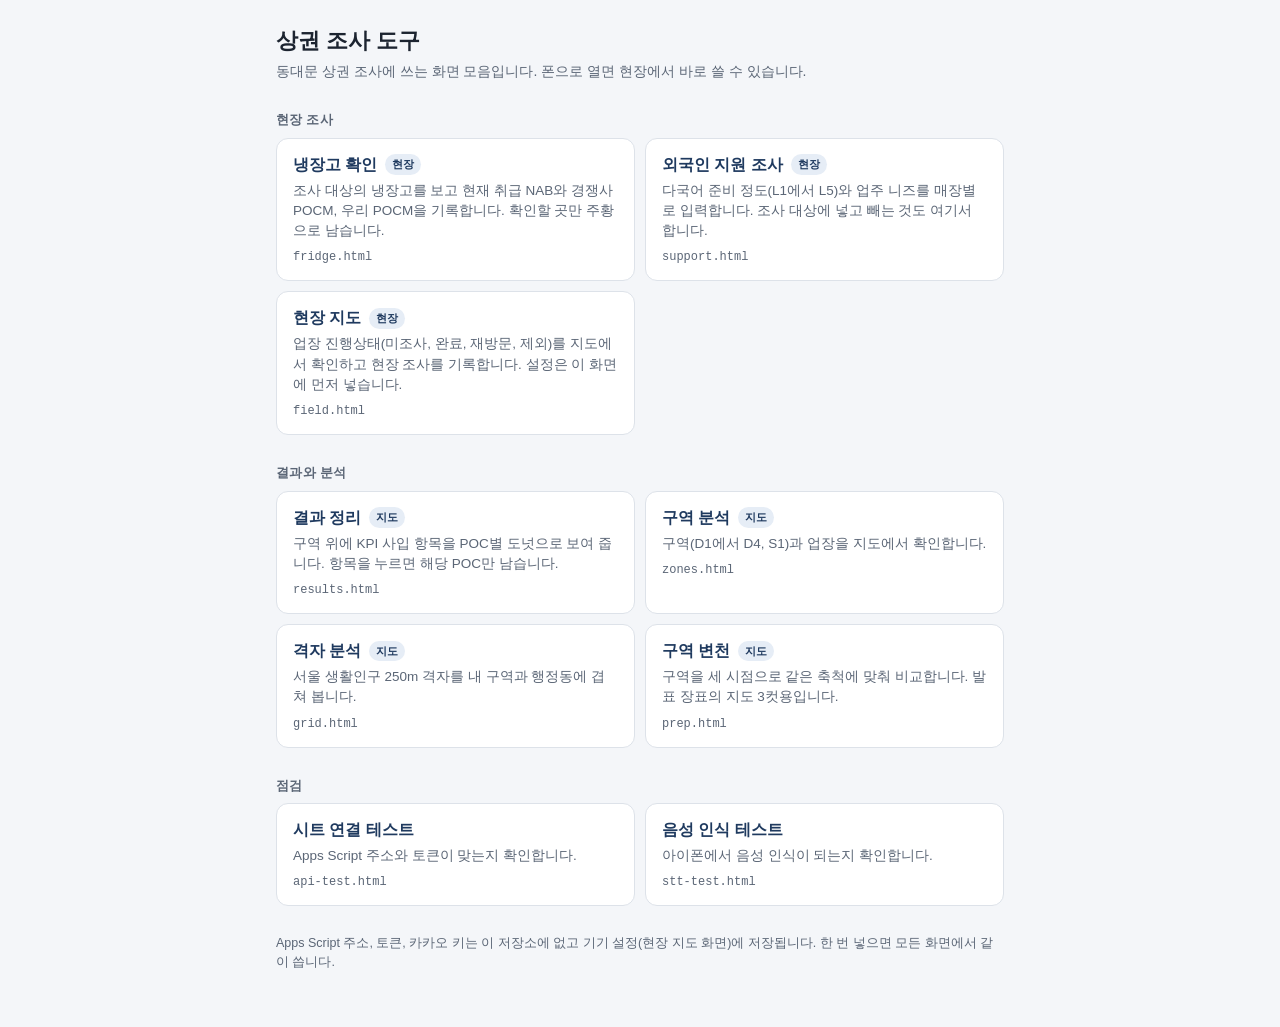
<file: index.html>
<!doctype html>
<html lang="ko">
<head>
<meta charset="utf-8">
<meta name="viewport" content="width=device-width, initial-scale=1">
<title>상권 조사 도구</title>
<style>
  :root { --bg: #f4f6f9; --card: #fff; --line: #dde2e9; --ink: #1c2430; --sub: #5b6676; --brand: #1f3a5f; --tag-bg: #e6edf6; --tag-ink: #1f3a5f; }
  @media (prefers-color-scheme: dark) {
    :root { --bg: #11161d; --card: #1a212b; --line: #2b3441; --ink: #e8edf4; --sub: #9aa6b6; --brand: #8fb4e8; --tag-bg: #25324a; --tag-ink: #b9d0f2; }
  }
  * { box-sizing: border-box; }
  body { margin: 0; background: var(--bg); color: var(--ink); font-family: -apple-system, "Apple SD Gothic Neo", "Malgun Gothic", sans-serif; line-height: 1.5; }
  main { max-width: 760px; margin: 0 auto; padding: 24px 16px 48px; }
  h1 { margin: 0 0 4px; font-size: 22px; }
  .lead { margin: 0 0 20px; color: var(--sub); font-size: 14px; }
  h2 { margin: 28px 0 4px; font-size: 13px; letter-spacing: .02em; color: var(--sub); font-weight: 700; }
  .grid { display: grid; gap: 10px; grid-template-columns: 1fr; margin-top: 8px; }
  @media (min-width: 620px) { .grid { grid-template-columns: 1fr 1fr; } }
  a.card { display: block; padding: 14px 16px; background: var(--card); border: 1px solid var(--line); border-radius: 12px; color: inherit; text-decoration: none; }
  a.card:hover, a.card:focus-visible { border-color: var(--brand); outline: none; }
  .t { display: flex; align-items: center; gap: 8px; font-weight: 700; font-size: 16px; color: var(--brand); }
  .tag { font-size: 11px; font-weight: 600; padding: 2px 7px; border-radius: 999px; background: var(--tag-bg); color: var(--tag-ink); }
  .d { margin: 4px 0 0; font-size: 13.5px; color: var(--sub); }
  .u { margin: 6px 0 0; font-size: 12px; color: var(--sub); }
  .u code { font-family: ui-monospace, Consolas, monospace; }
  .note { margin-top: 28px; font-size: 12.5px; color: var(--sub); }
</style>
</head>
<body>
<main>
  <h1>상권 조사 도구</h1>
  <p class="lead">동대문 상권 조사에 쓰는 화면 모음입니다. 폰으로 열면 현장에서 바로 쓸 수 있습니다.</p>

  <h2>현장 조사</h2>
  <div class="grid">
    <a class="card" href="fridge.html">
      <div class="t">냉장고 확인 <span class="tag">현장</span></div>
      <p class="d">조사 대상의 냉장고를 보고 현재 취급 NAB와 경쟁사 POCM, 우리 POCM을 기록합니다. 확인할 곳만 주황으로 남습니다.</p>
      <p class="u"><code>fridge.html</code></p>
    </a>
    <a class="card" href="support.html">
      <div class="t">외국인 지원 조사 <span class="tag">현장</span></div>
      <p class="d">다국어 준비 정도(L1에서 L5)와 업주 니즈를 매장별로 입력합니다. 조사 대상에 넣고 빼는 것도 여기서 합니다.</p>
      <p class="u"><code>support.html</code></p>
    </a>
    <a class="card" href="field.html">
      <div class="t">현장 지도 <span class="tag">현장</span></div>
      <p class="d">업장 진행상태(미조사, 완료, 재방문, 제외)를 지도에서 확인하고 현장 조사를 기록합니다. 설정은 이 화면에 먼저 넣습니다.</p>
      <p class="u"><code>field.html</code></p>
    </a>
  </div>

  <h2>결과와 분석</h2>
  <div class="grid">
    <a class="card" href="results.html">
      <div class="t">결과 정리 <span class="tag">지도</span></div>
      <p class="d">구역 위에 KPI 사입 항목을 POC별 도넛으로 보여 줍니다. 항목을 누르면 해당 POC만 남습니다.</p>
      <p class="u"><code>results.html</code></p>
    </a>
    <a class="card" href="zones.html">
      <div class="t">구역 분석 <span class="tag">지도</span></div>
      <p class="d">구역(D1에서 D4, S1)과 업장을 지도에서 확인합니다.</p>
      <p class="u"><code>zones.html</code></p>
    </a>
    <a class="card" href="grid.html">
      <div class="t">격자 분석 <span class="tag">지도</span></div>
      <p class="d">서울 생활인구 250m 격자를 내 구역과 행정동에 겹쳐 봅니다.</p>
      <p class="u"><code>grid.html</code></p>
    </a>
    <a class="card" href="prep.html">
      <div class="t">구역 변천 <span class="tag">지도</span></div>
      <p class="d">구역을 세 시점으로 같은 축척에 맞춰 비교합니다. 발표 장표의 지도 3컷용입니다.</p>
      <p class="u"><code>prep.html</code></p>
    </a>
  </div>

  <h2>점검</h2>
  <div class="grid">
    <a class="card" href="api-test.html">
      <div class="t">시트 연결 테스트</div>
      <p class="d">Apps Script 주소와 토큰이 맞는지 확인합니다.</p>
      <p class="u"><code>api-test.html</code></p>
    </a>
    <a class="card" href="stt-test.html">
      <div class="t">음성 인식 테스트</div>
      <p class="d">아이폰에서 음성 인식이 되는지 확인합니다.</p>
      <p class="u"><code>stt-test.html</code></p>
    </a>
  </div>

  <p class="note">Apps Script 주소, 토큰, 카카오 키는 이 저장소에 없고 기기 설정(현장 지도 화면)에 저장됩니다. 한 번 넣으면 모든 화면에서 같이 씁니다.</p>
</main>
</body>
</html>
</file>
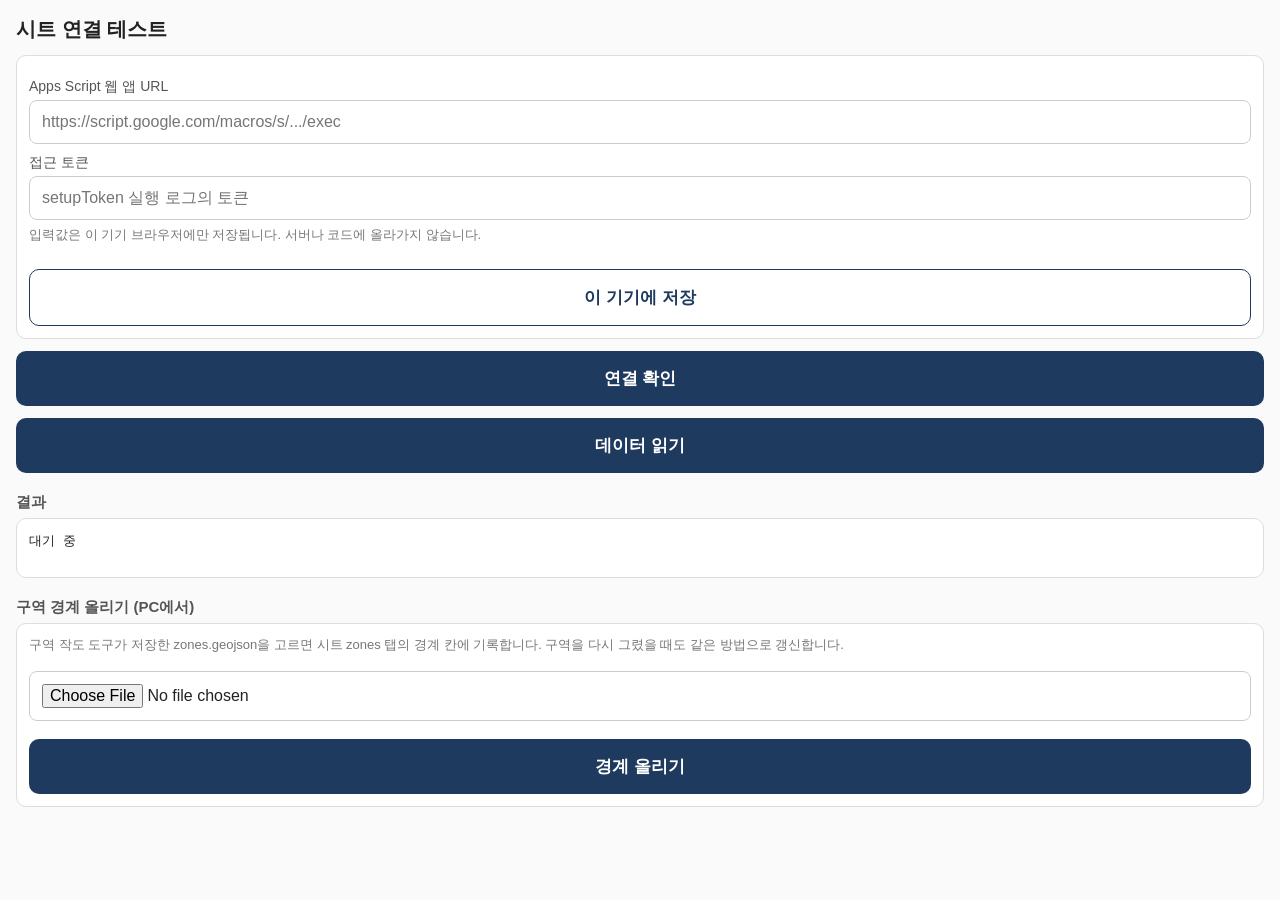
<file: api-test.html>
<!doctype html>
<html lang="ko">
<head>
<meta charset="utf-8">
<meta name="viewport" content="width=device-width, initial-scale=1, viewport-fit=cover">
<title>시트 연결 테스트</title>
<style>
  * { box-sizing: border-box; }
  body { margin: 0; padding: 16px; font-family: -apple-system, "Apple SD Gothic Neo", "Malgun Gothic", sans-serif; font-size: 16px; color: #222; background: #fafafa; }
  h1 { font-size: 20px; margin: 0 0 12px; }
  h2 { font-size: 15px; margin: 20px 0 6px; color: #555; }
  label { display: block; font-size: 14px; color: #555; margin-top: 10px; }
  input { width: 100%; padding: 12px; font-size: 16px; border: 1px solid #ccc; border-radius: 8px; margin-top: 4px; }
  button { width: 100%; padding: 16px; font-size: 17px; font-weight: 600; border: none; border-radius: 10px; margin-top: 12px; background: #1f3a5f; color: #fff; }
  button.secondary { background: #fff; color: #1f3a5f; border: 1px solid #1f3a5f; }
  .card { background: #fff; border: 1px solid #ddd; border-radius: 10px; padding: 12px; }
  #result { white-space: pre-wrap; font-family: ui-monospace, Menlo, monospace; font-size: 13px; line-height: 1.5; min-height: 60px; }
  .ok { color: #1a7f37; font-weight: 600; }
  .ng { color: #c62828; font-weight: 600; }
  .hint { font-size: 13px; color: #777; margin-top: 6px; }
</style>
</head>
<body>
<h1>시트 연결 테스트</h1>

<div class="card">
  <label for="url">Apps Script 웹 앱 URL</label>
  <input id="url" type="url" placeholder="https://script.google.com/macros/s/.../exec" autocomplete="off">
  <label for="token">접근 토큰</label>
  <input id="token" type="password" placeholder="setupToken 실행 로그의 토큰" autocomplete="off">
  <p class="hint">입력값은 이 기기 브라우저에만 저장됩니다. 서버나 코드에 올라가지 않습니다.</p>
  <button id="save" class="secondary">이 기기에 저장</button>
</div>

<button id="ping">연결 확인</button>
<button id="data">데이터 읽기</button>

<h2>결과</h2>
<div class="card" id="result">대기 중</div>

<h2>구역 경계 올리기 (PC에서)</h2>
<div class="card">
  <p class="hint" style="margin-top:0">구역 작도 도구가 저장한 zones.geojson을 고르면 시트 zones 탭의 경계 칸에 기록합니다. 구역을 다시 그렸을 때도 같은 방법으로 갱신합니다.</p>
  <input id="geojson" type="file" accept=".geojson,.json,application/geo+json,application/json">
  <div id="geoPreview" class="hint"></div>
  <button id="uploadGeo" disabled>경계 올리기</button>
</div>

<script>
const KEY_URL = "cet.apiUrl", KEY_TOKEN = "cet.apiToken";
const $ = id => document.getElementById(id);

function store(key, value) { try { localStorage.setItem(key, value); } catch (e) {} }
function load(key) { try { return localStorage.getItem(key) || ""; } catch (e) { return ""; } }

$("url").value = load(KEY_URL);
$("token").value = load(KEY_TOKEN);

$("save").onclick = () => {
  store(KEY_URL, $("url").value.trim());
  store(KEY_TOKEN, $("token").value.trim());
  show("이 기기에 저장했습니다", true);
};

function show(text, ok) {
  $("result").innerHTML = `<span class="${ok ? "ok" : "ng"}">${ok ? "성공" : "실패"}</span>\n` + text;
}

async function call(action) {
  const url = $("url").value.trim(), token = $("token").value.trim();
  if (!url || !token) return show("URL과 토큰을 입력하세요", false);
  $("result").textContent = "요청 중...";
  const t0 = performance.now();
  let res, body;
  try {
    // Content-Type 헤더를 붙이지 않는다. 브라우저 사전 요청 없이 보내기 위해서다
    res = await fetch(url, { method: "POST", body: JSON.stringify({ token, action }) });
    body = await res.json();
  } catch (err) {
    return show(`요청 자체가 실패했습니다: ${err.message}\n\n확인할 것\n1. URL이 /exec 로 끝나는 웹 앱 주소인지\n2. 배포 시 액세스 권한이 '모든 사용자'인지`, false);
  }
  const ms = Math.round(performance.now() - t0);
  if (!body.ok) {
    const hint = { unauthorized: "토큰이 틀렸거나 setupToken을 실행하지 않았습니다", unknown_action: "코드 버전을 확인하세요" }[body.error] || "";
    return show(`오류: ${body.error}${body.message ? "\n" + body.message : ""}\n${hint}\n응답 시간 ${ms}ms`, false);
  }
  if (action === "ping") {
    return show(`API 버전 ${body.version}\n서버 시각 ${body.serverTime}\n시트 탭: ${body.sheets.join(", ")}\n응답 시간 ${ms}ms`, true);
  }
  const d = body.data;
  const lines = Object.keys(d).map(k => `${k}: ${d[k].length}행`);
  const poc = d.places.filter(p => p["대상유형"] === "POC").length;
  const withCoord = d.places.filter(p => p.lat && p.lng).length;
  const sample = d.places[0] ? `${d.places[0].place_id} ${d.places[0]["상호명"]} (${d.places[0].zone_id})` : "없음";
  const obsName = d.observations[0] ? `${d.observations[0].obs_id} → ${d.observations[0]["상호명"]}` : "없음";
  show(`${lines.join("\n")}\n\nPOC ${poc}곳, 좌표 있음 ${withCoord}곳\nplaces 첫 행: ${sample}\nobservations 상호명 수식: ${obsName}\n읽은 시각 ${body.fetchedAt}\n응답 시간 ${ms}ms`, true);
}

$("ping").onclick = () => call("ping");
$("data").onclick = () => call("data");

// zones.geojson(FeatureCollection, 폴리곤마다 properties.zone_id)을 구역별 MultiPolygon으로 묶는다
let boundaries = null;
$("geojson").onchange = async e => {
  boundaries = null;
  $("uploadGeo").disabled = true;
  const file = e.target.files[0];
  if (!file) return;
  try {
    const fc = JSON.parse(await file.text());
    if (fc.type !== "FeatureCollection" || !Array.isArray(fc.features)) throw new Error("FeatureCollection이 아닙니다");
    const grouped = {};
    fc.features.forEach((f, i) => {
      const zoneId = f.properties && f.properties.zone_id;
      const g = f.geometry || {};
      if (!zoneId) throw new Error(`${i + 1}번째 폴리곤에 zone_id가 없습니다`);
      const polys = g.type === "Polygon" ? [g.coordinates] : g.type === "MultiPolygon" ? g.coordinates : null;
      if (!polys) throw new Error(`${zoneId} 도형이 Polygon이 아닙니다`);
      (grouped[zoneId] = grouped[zoneId] || []).push(...polys);
    });
    boundaries = {};
    Object.keys(grouped).sort().forEach(z => { boundaries[z] = { type: "MultiPolygon", coordinates: grouped[z] }; });
    $("geoPreview").textContent = Object.keys(boundaries).map(z => `${z} 폴리곤 ${boundaries[z].coordinates.length}개`).join(", ");
    $("uploadGeo").disabled = false;
  } catch (err) {
    $("geoPreview").textContent = "파일을 읽을 수 없습니다: " + err.message;
  }
};

$("uploadGeo").onclick = async () => {
  const url = $("url").value.trim(), token = $("token").value.trim();
  if (!url || !token || !boundaries) return show("URL, 토큰, 파일을 확인하세요", false);
  $("result").textContent = "경계 올리는 중...";
  try {
    const res = await fetch(url, { method: "POST", body: JSON.stringify({ token, action: "setBoundaries", boundaries }) });
    const body = await res.json();
    if (!body.ok) return show(`오류: ${body.error}${body.message ? "\n" + body.message : ""}`, false);
    show(`경계 기록: ${body.updated.join(", ")}${body.unknown.length ? `\nzones에 없는 구역이라 건너뜀: ${body.unknown.join(", ")}` : ""}`, true);
  } catch (err) {
    show("요청 실패: " + err.message, false);
  }
};
</script>
</body>
</html>
</file>
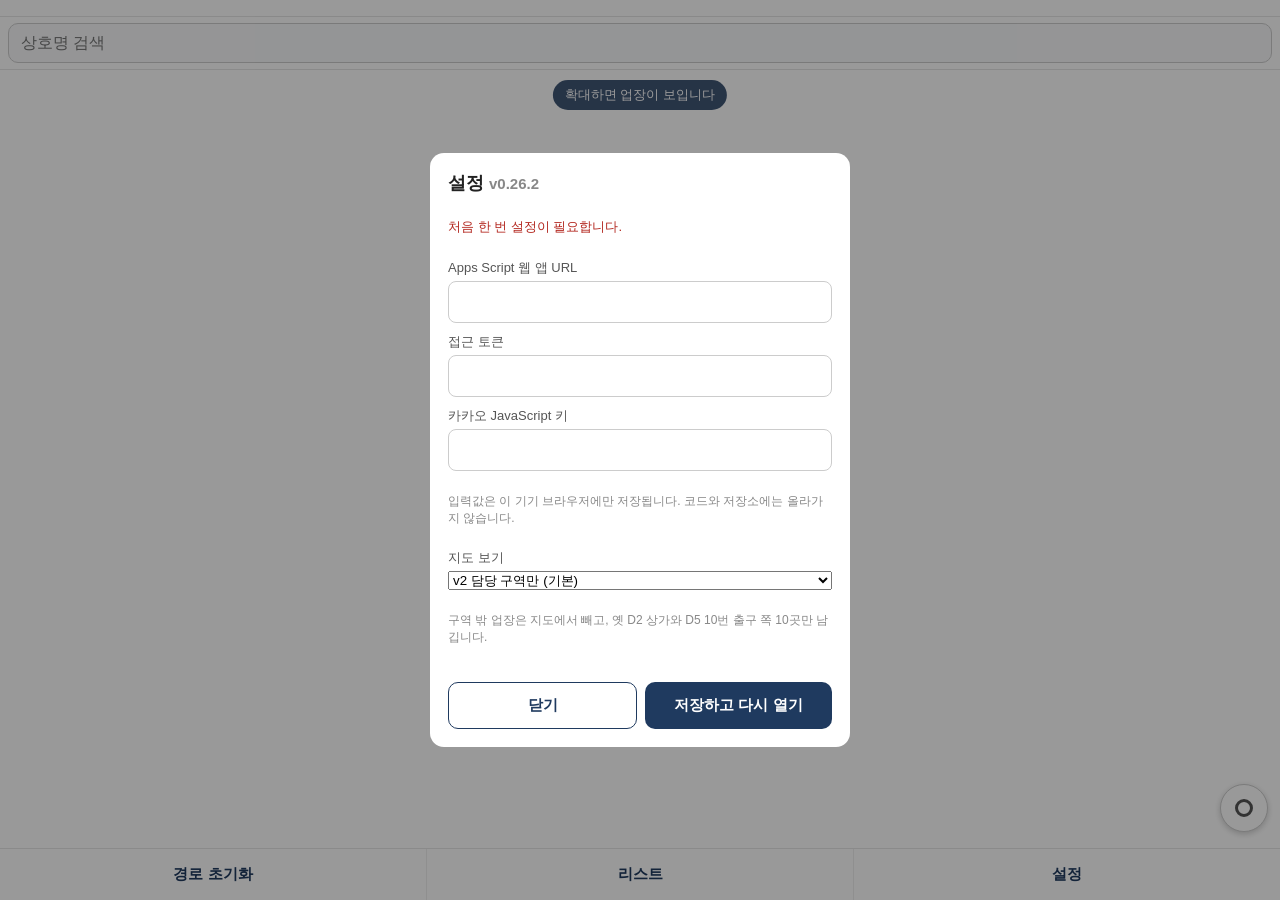
<file: field.html>
<!doctype html>
<html lang="ko">
<head>
<meta charset="utf-8">
<meta name="viewport" content="width=device-width, initial-scale=1, viewport-fit=cover, user-scalable=no">
<meta name="apple-mobile-web-app-capable" content="yes">
<title>현장 지도</title>
<link rel="stylesheet" href="css/field.css?v=0.26.2">
<script>
  // 아이폰에는 개발자 도구가 없어서, 스크립트 오류를 화면 맨 위에 보여준다
  window.APP_VERSION = "0.26.2";
  function showFatal(msg) {
    var el = document.getElementById("fatal");
    if (!el) { el = document.createElement("div"); el.id = "fatal"; document.documentElement.appendChild(el); }
    el.style.cssText = "position:fixed;top:0;left:0;right:0;z-index:99;background:#b3261e;color:#fff;padding:10px;font:13px/1.4 sans-serif;white-space:pre-wrap";
    el.textContent = "오류 (v" + window.APP_VERSION + "): " + msg;
  }
  window.addEventListener("error", function (e) { showFatal(e.message + (e.filename ? "\n" + e.filename.split("/").pop() + ":" + e.lineno : "")); });
  window.addEventListener("unhandledrejection", function (e) { showFatal(String(e.reason && e.reason.message || e.reason)); });
</script>
</head>
<body>
<header id="counts" class="counts"></header>
<div class="searchbar">
  <input id="q" type="search" enterkeyhint="search" placeholder="상호명 검색" autocomplete="off">
  <button id="clearQ" class="clear" aria-label="검색어 지우기" hidden>✕</button>
</div>

<main class="map-wrap">
  <div id="map"></div>
  <div id="searchResults" class="search-results" hidden></div>
  <div id="zoomHint" class="zoom-hint">확대하면 업장이 보입니다</div>
  <button id="locBtn" class="loc" aria-label="현재 위치 따라가기"><span></span></button>
  <div id="streetBar" class="street-bar" hidden>
    <span class="sb-name" id="sbName"></span>
    <span class="sb-count" id="sbCount"></span>
    <button id="sbList">목록</button>
    <button id="sbClear" aria-label="강조 해제">✕</button>
  </div>
</main>

<section id="sheet" class="sheet" hidden></section>
<section id="pinSheet" class="sheet" hidden></section>

<footer class="bottom">
  <button id="resetTrack">경로 초기화</button>
  <button id="openList">리스트</button>
  <button id="openSettings">설정</button>
</footer>

<div id="listModal" class="modal" hidden>
  <div class="modal-body list-body">
    <div class="s-head">
      <h3><span id="listTitle">블로그 노출</span> <small class="muted" id="listCount"></small></h3>
      <button class="x" id="closeList" aria-label="닫기">✕</button>
    </div>
    <ul id="listBody" class="list-rows"></ul>
  </div>
</div>

<div id="settings" class="modal" hidden>
  <div class="modal-body">
    <h3>설정 <small class="muted">v0.26.2</small></h3>
    <p id="settingsMsg" class="warn"></p>
    <label>Apps Script 웹 앱 URL <input id="setUrl" type="url" autocomplete="off"></label>
    <label>접근 토큰 <input id="setToken" type="password" autocomplete="off"></label>
    <label>카카오 JavaScript 키 <input id="setKakao" type="text" autocomplete="off"></label>
    <p class="muted small">입력값은 이 기기 브라우저에만 저장됩니다. 코드와 저장소에는 올라가지 않습니다.</p>
    <label>지도 보기
      <select id="setView">
        <option value="v2">v2 담당 구역만 (기본)</option>
        <option value="v1">v1 전체 보기</option>
      </select>
    </label>
    <p class="muted small" id="viewHelp"></p>
    <div class="row">
      <button id="closeSettings" class="secondary">닫기</button>
      <button id="saveSettings" class="primary">저장하고 다시 열기</button>
    </div>
  </div>
</div>

<div id="toast" class="toast" hidden></div>

<script src="js/common.js?v=0.26.2"></script>
<script src="js/field.js?v=0.26.2"></script>
</body>
</html>
</file>
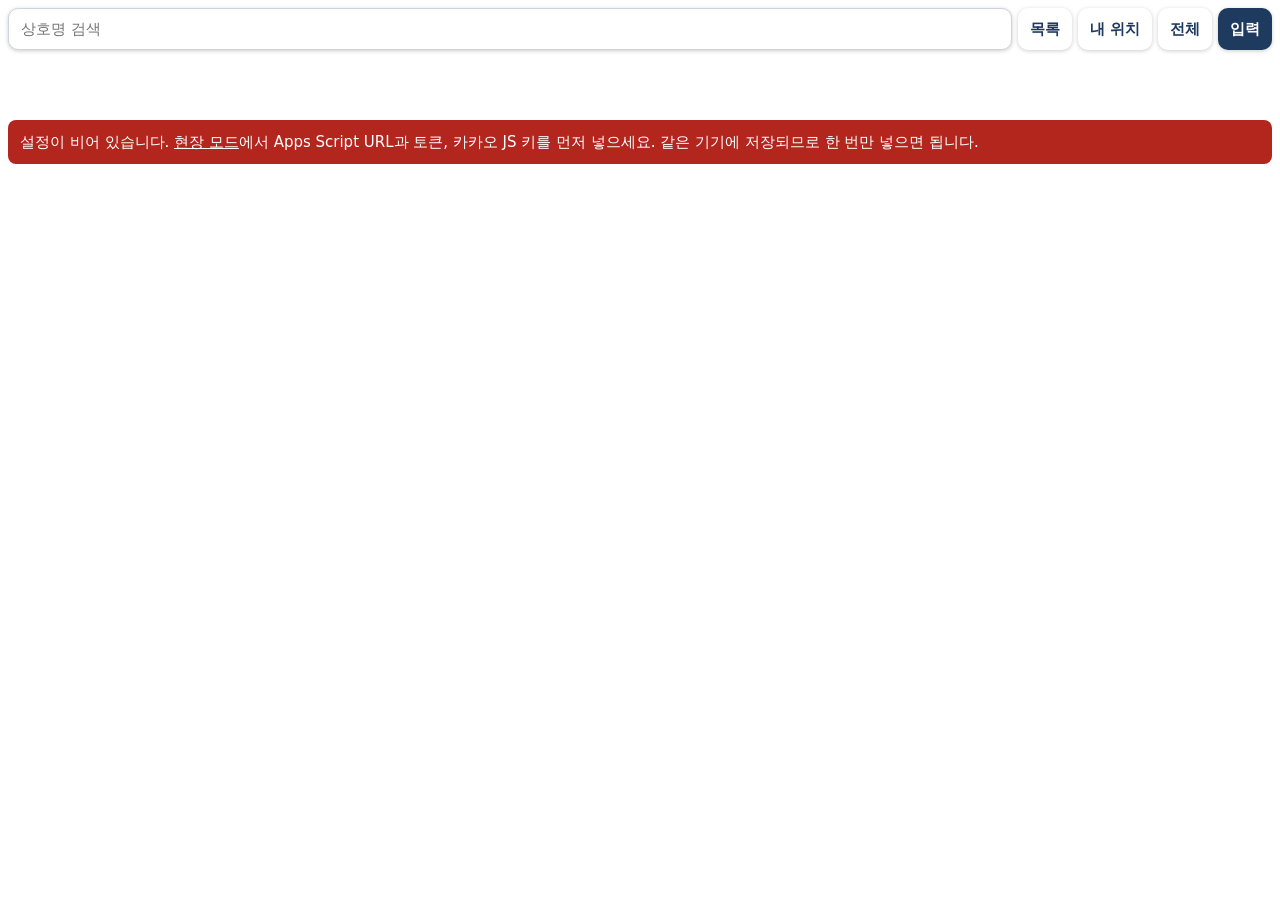
<file: fridge.html>
<!doctype html>
<html lang="ko">
<head>
<meta charset="utf-8">
<meta name="viewport" content="width=device-width, initial-scale=1, viewport-fit=cover">
<title>냉장고 확인</title>
<link rel="stylesheet" href="css/support.css?v=0.37.0">
<link rel="stylesheet" href="css/fridge.css?v=0.37.0">
<script>
  window.APP_VERSION = "0.37.0";
  function showFatal(msg) {
    var el = document.getElementById("fatal");
    if (!el) { el = document.createElement("div"); el.id = "fatal"; document.documentElement.appendChild(el); }
    el.style.cssText = "position:fixed;top:0;left:0;right:0;z-index:99;background:#b3261e;color:#fff;padding:10px;font:13px/1.4 sans-serif;white-space:pre-wrap";
    el.textContent = "오류 (v" + window.APP_VERSION + "): " + msg;
  }
  window.addEventListener("error", function (e) { showFatal(e.message + (e.filename ? "\n" + e.filename.split("/").pop() + ":" + e.lineno : "")); });
  window.addEventListener("unhandledrejection", function (e) { showFatal(String(e.reason && e.reason.message || e.reason)); });
</script>
</head>
<body>
<div id="map"></div>

<div id="top">
  <div class="bar">
    <input id="q" type="search" placeholder="상호명 검색" autocomplete="off">
    <button id="listBtn">목록</button>
    <button id="locate" aria-label="내 위치">내 위치</button>
    <button id="fit">전체</button>
    <a class="navbtn" href="support.html">입력</a>
  </div>
  <div id="hits" hidden></div>
  <div id="counts"></div>
</div>

<section id="sheet" hidden></section>
<section id="listPanel" hidden></section>
<button id="queue" hidden></button>
<div id="toast"></div>
<div id="error"></div>

<script src="js/common.js?v=0.37.0"></script>
<script src="js/fridge.js?v=0.37.0"></script>
</body>
</html>
</file>
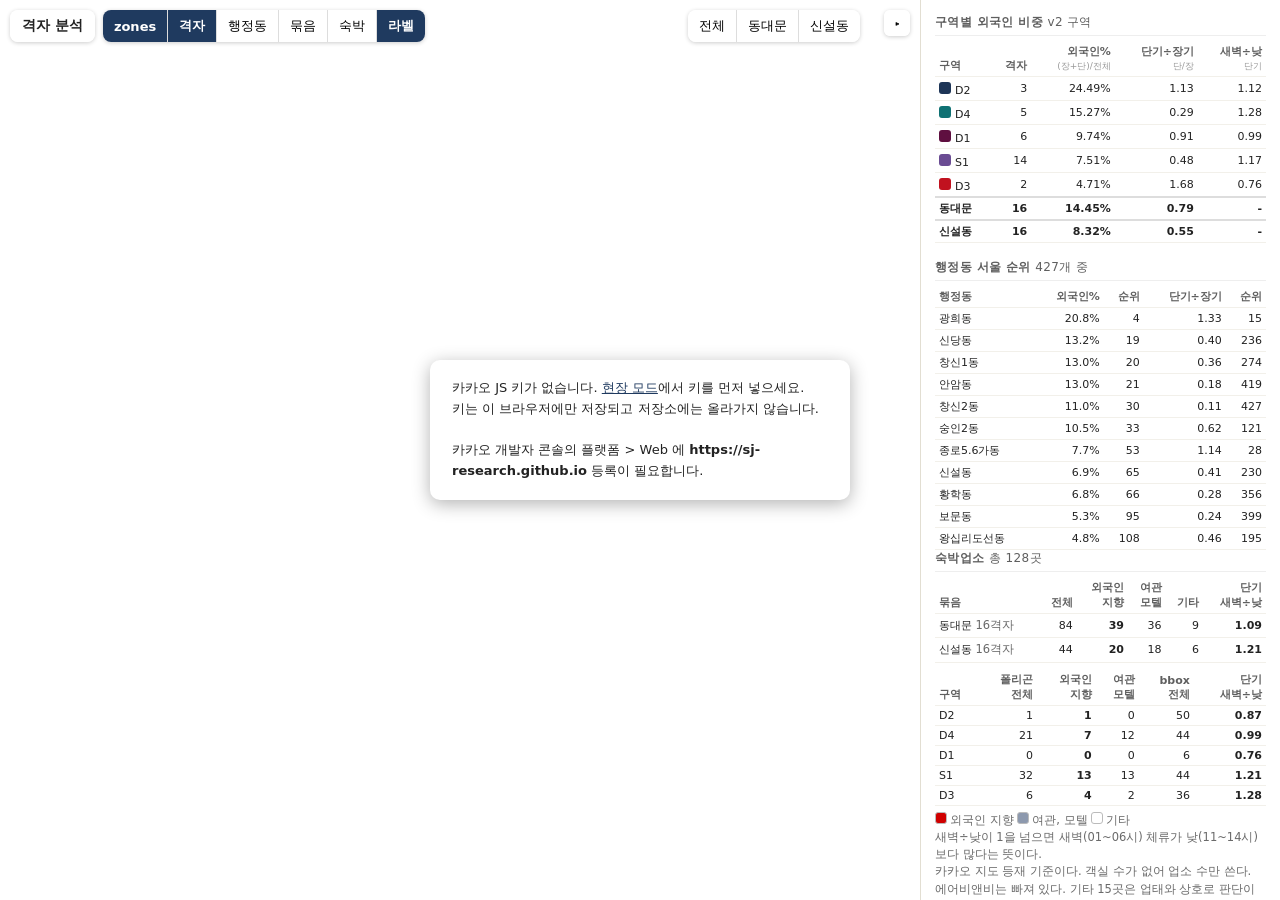
<file: grid.html>
<!doctype html>
<html lang="ko">
<head>
<meta charset="utf-8">
<meta name="viewport" content="width=device-width, initial-scale=1, viewport-fit=cover">
<title>격자 분석</title>
<link rel="stylesheet" href="css/grid.css?v=0.4.0">
<script>
  window.APP_VERSION = "0.4.0";
  function showFatal(msg) {
    var el = document.getElementById("fatal");
    if (!el) { el = document.createElement("div"); el.id = "fatal"; document.documentElement.appendChild(el); }
    el.style.cssText = "position:fixed;top:0;left:0;right:0;z-index:99;background:#b3261e;color:#fff;padding:10px;font:13px/1.4 sans-serif;white-space:pre-wrap";
    el.textContent = "오류 (v" + window.APP_VERSION + "): " + msg;
  }
  window.addEventListener("error", function (e) { showFatal(e.message + (e.filename ? "\n" + e.filename.split("/").pop() + ":" + e.lineno : "")); });
  window.addEventListener("unhandledrejection", function (e) { showFatal(String(e.reason && e.reason.message || e.reason)); });
</script>
</head>
<body>
<div id="map"></div>

<div class="bar">
  <span class="title">격자 분석</span>
  <div class="tabs" id="layers">
    <button data-layer="zones" class="on">zones</button>
    <button data-layer="grids" class="on">격자</button>
    <button data-layer="dongs">행정동</button>
    <button data-layer="clusters">묶음</button>
    <button data-layer="lodging">숙박</button>
    <button data-layer="labels" class="on">라벨</button>
  </div>
  <div class="views">
    <button data-view="all">전체</button>
    <button data-view="ddm">동대문</button>
    <button data-view="sin">신설동</button>
  </div>
</div>

<div id="panel">
  <div class="pz">
    <h2>구역별 외국인 비중 <em>v2 구역</em></h2>
    <table id="ztab"><thead><tr>
      <th>구역</th><th>격자</th>
      <th>외국인%<br><em>(장+단)/전체</em></th>
      <th>단기÷장기<br><em>단/장</em></th>
      <th>새벽÷낮<br><em>단기</em></th>
    </tr></thead><tbody></tbody></table>

    <h2>행정동 서울 순위 <em>427개 중</em></h2>
    <table id="dtab"><thead><tr>
      <th>행정동</th>
      <th>외국인%</th><th>순위</th>
      <th>단기÷장기</th><th>순위</th>
    </tr></thead><tbody></tbody></table>

    <div id="ldg"></div>

  <h2>선택 상세</h2>
    <div id="pick" class="dim">지도에서 격자나 행정동, 묶음을 눌러라.</div>
    <p class="foot" id="meta"></p>
  </div>
</div>

<button id="toggle" title="패널 접기">▸</button>
<div id="error"></div>

<script src="js/common.js?v=0.22.0"></script>
<script src="js/grid.js?v=0.4.0"></script>
</body>
</html>
</file>
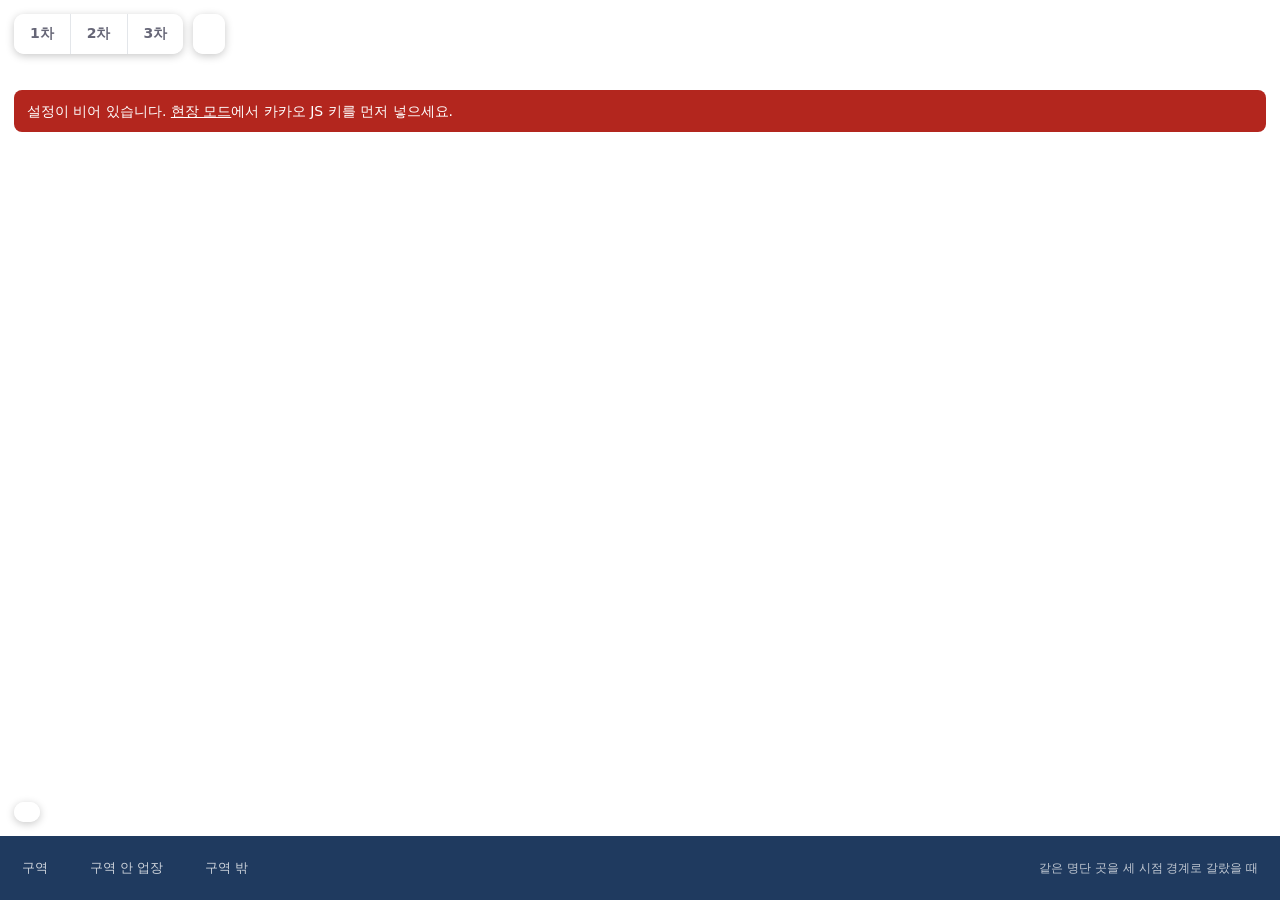
<file: prep.html>
<!doctype html>
<html lang="ko">
<head>
<meta charset="utf-8">
<meta name="viewport" content="width=device-width, initial-scale=1, viewport-fit=cover">
<title>구역 변천</title>
<link rel="stylesheet" href="css/prep.css?v=0.24.1">
<script>
  window.APP_VERSION = "0.24.1";
  function showFatal(msg) {
    var el = document.getElementById("fatal");
    if (!el) { el = document.createElement("div"); el.id = "fatal"; document.documentElement.appendChild(el); }
    el.style.cssText = "position:fixed;top:0;left:0;right:0;z-index:99;background:#b3261e;color:#fff;padding:10px;font:13px/1.4 sans-serif;white-space:pre-wrap";
    el.textContent = "오류 (v" + window.APP_VERSION + "): " + msg;
  }
  window.addEventListener("error", function (e) { showFatal(e.message + (e.filename ? "\n" + e.filename.split("/").pop() + ":" + e.lineno : "")); });
  window.addEventListener("unhandledrejection", function (e) { showFatal(String(e.reason && e.reason.message || e.reason)); });
</script>
</head>
<body>
<div id="map"></div>

<div class="bar">
  <div class="tabs">
    <button data-v="v1">1차</button>
    <button data-v="v2">2차</button>
    <button data-v="v3">3차</button>
  </div>
  <div class="head">
    <div class="h-title"><span id="vTitle"></span> <small id="vDate"></small></div>
    <div class="h-why" id="vWhy"></div>
  </div>
</div>

<div id="legend"></div>

<div class="strip">
  <div class="s-item"><span class="s-lbl">구역</span><b id="sZones"></b></div>
  <div class="s-item"><span class="s-lbl">구역 안 업장</span><b id="sIn"></b></div>
  <div class="s-item"><span class="s-lbl">구역 밖</span><b id="sOut"></b></div>
  <div class="s-note">같은 명단 <span id="sTotal"></span>곳을 세 시점 경계로 갈랐을 때</div>
</div>

<div id="error"></div>

<script src="js/common.js?v=0.24.1"></script>
<script src="js/prep.js?v=0.24.1"></script>
</body>
</html>
</file>
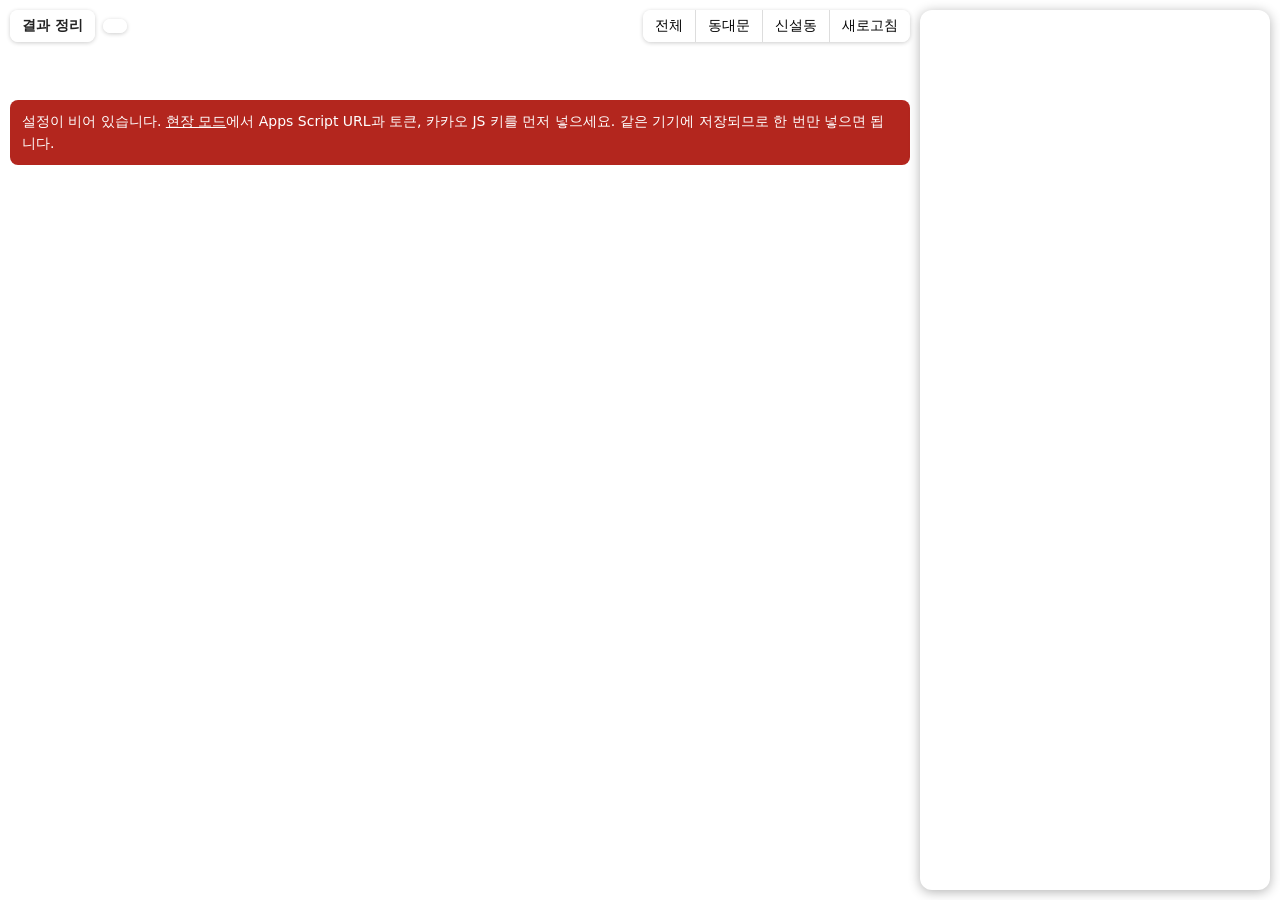
<file: results.html>
<!doctype html>
<html lang="ko">
<head>
<meta charset="utf-8">
<meta name="viewport" content="width=device-width, initial-scale=1, viewport-fit=cover">
<title>결과 정리</title>
<link rel="stylesheet" href="css/results.css?v=0.27.2">
<script>
  window.APP_VERSION = "0.27.2";
  function showFatal(msg) {
    var el = document.getElementById("fatal");
    if (!el) { el = document.createElement("div"); el.id = "fatal"; document.documentElement.appendChild(el); }
    el.style.cssText = "position:fixed;top:0;left:0;right:0;z-index:99;background:#b3261e;color:#fff;padding:10px;font:13px/1.4 sans-serif;white-space:pre-wrap";
    el.textContent = "오류 (v" + window.APP_VERSION + "): " + msg;
  }
  window.addEventListener("error", function (e) { showFatal(e.message + (e.filename ? "\n" + e.filename.split("/").pop() + ":" + e.lineno : "")); });
  window.addEventListener("unhandledrejection", function (e) { showFatal(String(e.reason && e.reason.message || e.reason)); });
</script>
</head>
<body>
<div id="map"></div>

<div id="top">
  <div class="bar">
    <span class="title">결과 정리</span>
    <div id="summary"></div>
    <div class="views">
      <button data-view="all">전체</button>
      <button data-view="ddm">동대문</button>
      <button data-view="sin">신설동</button>
      <button id="sideToggle">요약</button>
      <button id="reload" title="시트에서 다시 받기">새로고침</button>
    </div>
  </div>
  <div id="legend"></div>
</div>

<aside id="side"></aside>
<div id="stamp"></div>
<div id="error"></div>

<script src="js/common.js?v=0.27.2"></script>
<script src="js/results.js?v=0.27.2"></script>
</body>
</html>
</file>
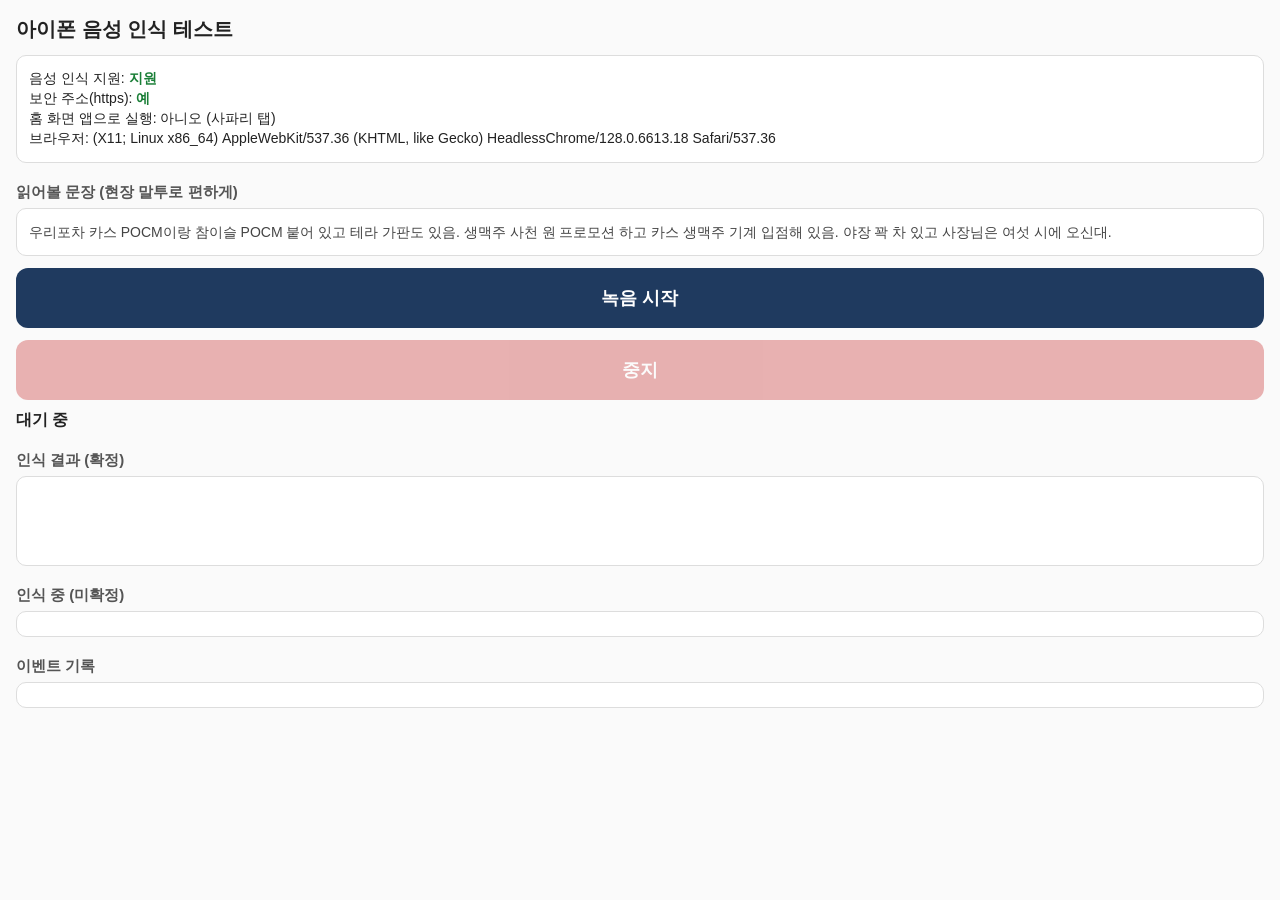
<file: stt-test.html>
<!doctype html>
<html lang="ko">
<head>
<meta charset="utf-8">
<meta name="viewport" content="width=device-width, initial-scale=1, viewport-fit=cover">
<meta name="apple-mobile-web-app-capable" content="yes">
<title>음성 인식 테스트</title>
<style>
  * { box-sizing: border-box; }
  body { margin: 0; padding: 16px; font-family: -apple-system, "Apple SD Gothic Neo", "Malgun Gothic", sans-serif; font-size: 16px; color: #222; background: #fafafa; }
  h1 { font-size: 20px; margin: 0 0 12px; }
  h2 { font-size: 15px; margin: 20px 0 6px; color: #555; }
  .card { background: #fff; border: 1px solid #ddd; border-radius: 10px; padding: 12px; }
  .env div { margin: 2px 0; font-size: 14px; }
  .ok { color: #1a7f37; font-weight: 600; }
  .ng { color: #c62828; font-weight: 600; }
  button { width: 100%; padding: 18px; font-size: 18px; font-weight: 600; border: none; border-radius: 12px; margin-top: 12px; }
  #start { background: #1f3a5f; color: #fff; }
  #stop { background: #c62828; color: #fff; }
  button:disabled { opacity: .35; }
  #status { margin-top: 10px; font-weight: 600; }
  #final { min-height: 90px; white-space: pre-wrap; line-height: 1.6; }
  #interim { color: #888; min-height: 24px; }
  #log { font-family: ui-monospace, Menlo, monospace; font-size: 12px; white-space: pre-wrap; max-height: 260px; overflow-y: auto; }
  .sample { font-size: 14px; line-height: 1.6; color: #444; }
</style>
</head>
<body>
<h1>아이폰 음성 인식 테스트</h1>

<div class="card env" id="env"></div>

<h2>읽어볼 문장 (현장 말투로 편하게)</h2>
<div class="card sample">
  우리포차 카스 POCM이랑 참이슬 POCM 붙어 있고 테라 가판도 있음. 생맥주 사천 원 프로모션 하고 카스 생맥주 기계 입점해 있음. 야장 꽉 차 있고 사장님은 여섯 시에 오신대.
</div>

<button id="start">녹음 시작</button>
<button id="stop" disabled>중지</button>
<div id="status">대기 중</div>

<h2>인식 결과 (확정)</h2>
<div class="card" id="final"></div>
<h2>인식 중 (미확정)</h2>
<div class="card" id="interim"></div>

<h2>이벤트 기록</h2>
<div class="card" id="log"></div>

<script>
const $ = id => document.getElementById(id);
const SR = window.SpeechRecognition || window.webkitSpeechRecognition;
let rec = null, startedAt = 0, userStopped = false, finalText = "";

function log(msg) {
  const t = startedAt ? ((Date.now() - startedAt) / 1000).toFixed(1) + "초" : "-";
  $("log").textContent += `[${t}] ${msg}\n`;
  $("log").scrollTop = $("log").scrollHeight;
}

function envRow(label, value, good) {
  const cls = good === undefined ? "" : good ? "ok" : "ng";
  return `<div>${label}: <span class="${cls}">${value}</span></div>`;
}

$("env").innerHTML = [
  envRow("음성 인식 지원", SR ? "지원" : "미지원", !!SR),
  envRow("보안 주소(https)", window.isSecureContext ? "예" : "아니오", window.isSecureContext),
  envRow("홈 화면 앱으로 실행", navigator.standalone ? "예" : "아니오 (사파리 탭)"),
  envRow("브라우저", navigator.userAgent.replace(/^Mozilla\/5\.0 /, "")),
].join("");

if (!SR) {
  $("start").disabled = true;
  $("status").textContent = "이 브라우저는 음성 인식을 지원하지 않습니다";
}

$("start").onclick = () => {
  finalText = "";
  $("final").textContent = "";
  $("interim").textContent = "";
  $("log").textContent = "";
  userStopped = false;
  startedAt = Date.now();

  rec = new SR();
  rec.lang = "ko-KR";
  rec.continuous = true;
  rec.interimResults = true;

  ["start", "audiostart", "soundstart", "speechstart", "speechend", "soundend", "audioend", "nomatch"]
    .forEach(ev => rec.addEventListener(ev, () => log(ev)));

  rec.onresult = e => {
    let interim = "";
    for (let i = e.resultIndex; i < e.results.length; i++) {
      const r = e.results[i];
      if (r.isFinal) {
        finalText += r[0].transcript + "\n";
        log(`확정 (신뢰도 ${r[0].confidence ? r[0].confidence.toFixed(2) : "없음"}): ${r[0].transcript}`);
      } else {
        interim += r[0].transcript;
      }
    }
    $("final").textContent = finalText;
    $("interim").textContent = interim;
  };

  rec.onerror = e => {
    log(`오류: ${e.error}${e.message ? " " + e.message : ""}`);
    $("status").textContent = `오류: ${e.error}`;
  };

  rec.onend = () => {
    const sec = ((Date.now() - startedAt) / 1000).toFixed(1);
    log(userStopped ? "end (직접 중지)" : "end (자동으로 끊김)");
    $("status").textContent = userStopped ? `중지됨. ${sec}초` : `자동으로 끊겼습니다. ${sec}초 경과`;
    $("start").disabled = false;
    $("stop").disabled = true;
  };

  try {
    rec.start();
    $("status").textContent = "듣는 중. 말해보세요";
    $("start").disabled = true;
    $("stop").disabled = false;
  } catch (err) {
    log("start 실패: " + err.message);
    $("status").textContent = "시작 실패: " + err.message;
  }
};

$("stop").onclick = () => {
  userStopped = true;
  if (rec) rec.stop();
};
</script>
</body>
</html>
</file>
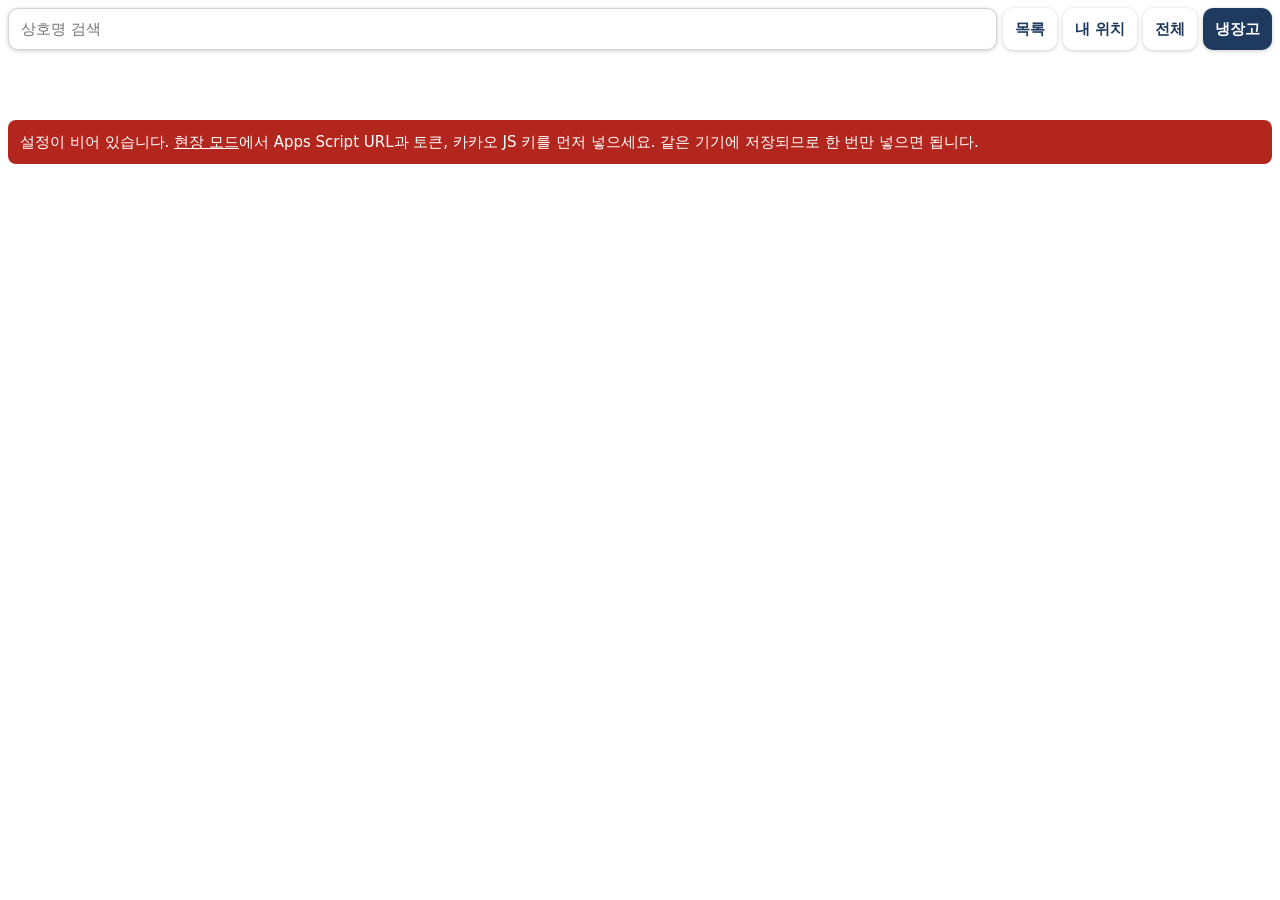
<file: support.html>
<!doctype html>
<html lang="ko">
<head>
<meta charset="utf-8">
<meta name="viewport" content="width=device-width, initial-scale=1, viewport-fit=cover">
<title>외국인 지원 조사</title>
<link rel="stylesheet" href="css/support.css?v=0.37.0">
<script>
  window.APP_VERSION = "0.37.0";
  function showFatal(msg) {
    var el = document.getElementById("fatal");
    if (!el) { el = document.createElement("div"); el.id = "fatal"; document.documentElement.appendChild(el); }
    el.style.cssText = "position:fixed;top:0;left:0;right:0;z-index:99;background:#b3261e;color:#fff;padding:10px;font:13px/1.4 sans-serif;white-space:pre-wrap";
    el.textContent = "오류 (v" + window.APP_VERSION + "): " + msg;
  }
  window.addEventListener("error", function (e) { showFatal(e.message + (e.filename ? "\n" + e.filename.split("/").pop() + ":" + e.lineno : "")); });
  window.addEventListener("unhandledrejection", function (e) { showFatal(String(e.reason && e.reason.message || e.reason)); });
</script>
</head>
<body>
<div id="map"></div>

<div id="top">
  <div class="bar">
    <input id="q" type="search" placeholder="상호명 검색" autocomplete="off">
    <button id="listBtn">목록</button>
    <button id="locate" aria-label="내 위치">내 위치</button>
    <button id="fit">전체</button>
    <a class="navbtn" href="fridge.html">냉장고</a>
  </div>
  <div id="hits" hidden></div>
  <div id="counts"></div>
</div>

<section id="sheet" hidden></section>
<section id="listPanel" hidden></section>
<section id="pinSheet" hidden></section>
<button id="queue" hidden></button>
<div id="toast"></div>
<div id="error"></div>

<script src="js/common.js?v=0.37.0"></script>
<script src="js/support.js?v=0.37.0"></script>
</body>
</html>
</file>
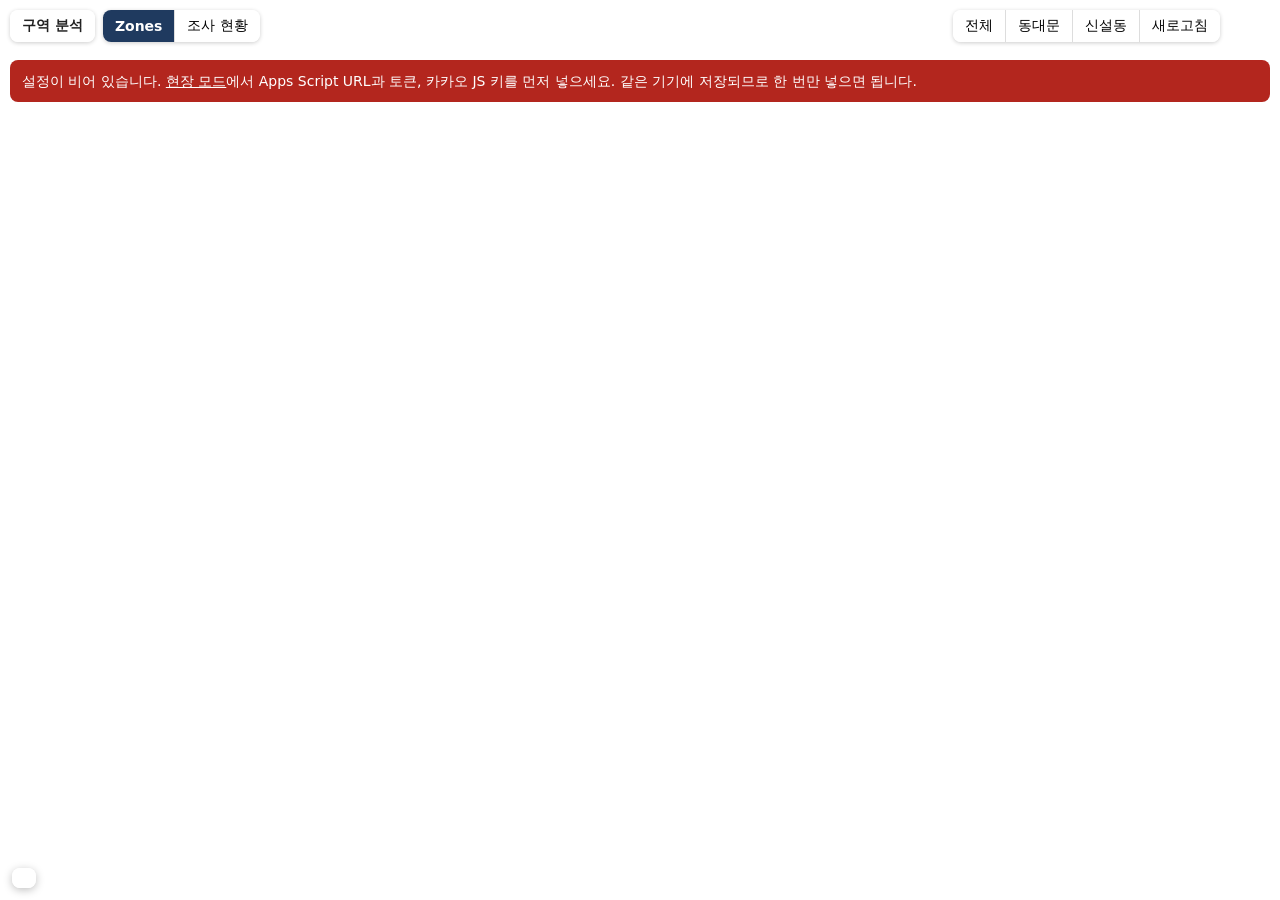
<file: zones.html>
<!doctype html>
<html lang="ko">
<head>
<meta charset="utf-8">
<meta name="viewport" content="width=device-width, initial-scale=1, viewport-fit=cover">
<title>구역 분석</title>
<link rel="stylesheet" href="css/zones.css?v=0.24.0">
<script>
  window.APP_VERSION = "0.24.0";
  function showFatal(msg) {
    var el = document.getElementById("fatal");
    if (!el) { el = document.createElement("div"); el.id = "fatal"; document.documentElement.appendChild(el); }
    el.style.cssText = "position:fixed;top:0;left:0;right:0;z-index:99;background:#b3261e;color:#fff;padding:10px;font:13px/1.4 sans-serif;white-space:pre-wrap";
    el.textContent = "오류 (v" + window.APP_VERSION + "): " + msg;
  }
  window.addEventListener("error", function (e) { showFatal(e.message + (e.filename ? "\n" + e.filename.split("/").pop() + ":" + e.lineno : "")); });
  window.addEventListener("unhandledrejection", function (e) { showFatal(String(e.reason && e.reason.message || e.reason)); });
</script>
</head>
<body>
<div id="map"></div>

<div class="bar">
  <span class="title">구역 분석</span>
  <div class="tabs">
    <button data-mode="zones" class="on">Zones</button>
    <button data-mode="survey">조사 현황</button>
  </div>
  <div id="counts"></div>
  <div class="views">
    <button data-view="all">전체</button>
    <button data-view="ddm">동대문</button>
    <button data-view="sin">신설동</button>
    <button id="reload" title="시트에서 다시 받기">새로고침</button>
  </div>
</div>

<div id="legend"></div>
<div id="error"></div>

<script src="js/common.js?v=0.24.0"></script>
<script src="js/zones.js?v=0.24.0"></script>
</body>
</html>
</file>
<file: css/field.css>
/* 현장 지도 MVP. prep.css와 따로 둔다 */
* { box-sizing: border-box; }
[hidden] { display: none !important; }
html, body { margin: 0; height: 100%; }
body {
  font-family: -apple-system, "Apple SD Gothic Neo", "Malgun Gothic", sans-serif;
  font-size: 15px; color: #222; background: #fff;
  display: flex; flex-direction: column; overflow: hidden;
}
button, input { font: inherit; }
h3 { margin: 0; font-size: 18px; }
.muted { color: #888; }
.small { font-size: 12px; }
.warn { color: #b3261e; font-size: 13px; }

/* 상단 카운트 */
.counts {
  display: grid; grid-template-columns: repeat(5, 1fr); gap: 4px 2px;
  padding: 8px 8px; padding-top: max(8px, env(safe-area-inset-top));
  border-bottom: 1px solid #e5e5e5; background: #fff; z-index: 20;
}
.cnt { display: flex; align-items: center; justify-content: center; gap: 4px; font-size: 13px; white-space: nowrap; }
.cnt i { width: 10px; height: 10px; border-radius: 50%; display: inline-block; flex: none; }
.cnt b { font-size: 16px; }
.bees-row { grid-column: 1 / -1; display: flex; justify-content: center; gap: 12px; }
.cnt.bees { font-size: 13px; }

/* 지도 */
.map-wrap { flex: 1; position: relative; min-height: 0; }
#map { position: absolute; inset: 0; -webkit-touch-callout: none; -webkit-user-select: none; user-select: none; }
.zoom-hint {
  position: absolute; top: 10px; left: 50%; transform: translateX(-50%); z-index: 5;
  padding: 6px 12px; border-radius: 16px; background: rgba(31,58,95,.85); color: #fff; font-size: 13px; pointer-events: none;
}
.mk {
  width: 18px; height: 18px; padding: 0; border-radius: 50%; border: 2px solid #fff;
  box-shadow: 0 1px 3px rgba(0,0,0,.45); cursor: pointer;
}
.mk.selected { width: 26px; height: 26px; border: 3px solid #1f3a5f; }
.mk.pending { animation: pulse 1s infinite; }
@keyframes pulse { 50% { opacity: .45; } }
.pin-preview { width: 20px; height: 20px; border-radius: 50%; background: #fff; border: 4px solid #1f3a5f; }

.loc {
  position: absolute; right: 12px; bottom: 16px; z-index: 6; width: 48px; height: 48px; border-radius: 50%;
  border: 1px solid #ccc; background: #fff; box-shadow: 0 2px 6px rgba(0,0,0,.2);
}
.loc span { display: block; width: 18px; height: 18px; margin: auto; border-radius: 50%; border: 3px solid #555; }
.loc.on span { border-color: #1c7ed6; background: #1c7ed6; box-shadow: inset 0 0 0 3px #fff; }
.loc.error span { border-color: #b3261e; }

.me { position: relative; width: 0; height: 0; }
.me .dot {
  position: absolute; left: -9px; top: -9px; width: 18px; height: 18px; border-radius: 50%;
  background: #1c7ed6; border: 3px solid #fff; box-shadow: 0 0 0 1px rgba(0,0,0,.2);
}
.me .cone {
  position: absolute; left: -16px; top: -30px; width: 32px; height: 30px; transform-origin: 16px 30px;
  background: linear-gradient(to top, rgba(28,126,214,.45), rgba(28,126,214,0));
  clip-path: polygon(50% 100%, 0 0, 100% 0);
}

/* 하단 시트 */
.sheet {
  position: fixed; left: 0; right: 0; bottom: calc(52px + env(safe-area-inset-bottom)); z-index: 30;
  max-height: 60vh; overflow-y: auto; padding: 14px 16px 16px;
  background: #fff; border-radius: 16px 16px 0 0; box-shadow: 0 -4px 20px rgba(0,0,0,.18);
}
@media (min-width: 700px) { .sheet { left: auto; width: 420px; right: 12px; border-radius: 16px; } }
.s-head { display: flex; justify-content: space-between; align-items: flex-start; gap: 10px; }
.s-head p { margin: 4px 0 0; }
.x { border: 0; background: none; font-size: 18px; color: #888; padding: 2px 6px; }
.revisit { margin: 10px 0 0; padding: 8px 10px; border-radius: 8px; background: #fdecf2; color: #a61e4d; font-size: 14px; }

.st-btns { display: grid; grid-template-columns: repeat(4, 1fr); gap: 6px; margin-top: 14px; }
.st { padding: 14px 2px; border-radius: 10px; border: 2px solid var(--c); background: #fff; color: var(--c); font-weight: 700; }
.st.on { background: var(--c); color: #fff; }

.ask { margin: 14px 0 6px; font-weight: 700; }
.reasons { display: grid; grid-template-columns: repeat(2, 1fr); gap: 6px; }
.reason { padding: 13px 4px; border-radius: 10px; border: 1px solid #ccc; background: #fff; font-weight: 600; }
.reason.on { background: #c2255c; border-color: #c2255c; color: #fff; }
.time { display: flex; flex-direction: column; gap: 4px; margin-top: 12px; font-size: 13px; color: #555; }
.time input, .modal input { padding: 11px; border: 1px solid #ccc; border-radius: 8px; width: 100%; font-size: 16px; }

.kakao {
  display: block; margin-top: 12px; padding: 12px; border-radius: 10px; text-align: center; text-decoration: none;
  background: #fee500; color: #191919; font-weight: 700;
}
.row { display: flex; gap: 8px; margin-top: 14px; }
.primary, .secondary { flex: 1; padding: 13px; border-radius: 10px; font-weight: 700; }
.primary { border: 0; background: #1f3a5f; color: #fff; }
.primary:disabled { opacity: .4; }
.secondary { border: 1px solid #1f3a5f; background: #fff; color: #1f3a5f; }

/* 하단 바 */
.bottom {
  display: flex; height: calc(52px + env(safe-area-inset-bottom)); padding-bottom: env(safe-area-inset-bottom);
  border-top: 1px solid #e5e5e5; background: #fff; z-index: 25;
}
.bottom button { flex: 1; border: 0; background: none; color: #1f3a5f; font-weight: 600; }
.bottom button + button { border-left: 1px solid #eee; }

.modal { position: fixed; inset: 0; background: rgba(0,0,0,.4); display: flex; align-items: center; justify-content: center; z-index: 50; padding: 16px; }
.modal-body { background: #fff; border-radius: 14px; padding: 18px; width: 100%; max-width: 420px; display: flex; flex-direction: column; gap: 10px; }
.modal label { display: flex; flex-direction: column; gap: 4px; font-size: 13px; color: #555; }
.toast {
  position: fixed; left: 50%; bottom: calc(70px + env(safe-area-inset-bottom)); transform: translateX(-50%);
  background: #222; color: #fff; padding: 10px 16px; border-radius: 20px; font-size: 14px; z-index: 60; max-width: 90%; text-align: center;
}

/* 업장 검색 */
.searchbar { position: relative; padding: 6px 8px; border-bottom: 1px solid #e5e5e5; background: #fff; z-index: 20; }
.searchbar input {
  width: 100%; padding: 10px 38px 10px 12px; border: 1px solid #ccc; border-radius: 10px; font-size: 16px; background: #f7f8fa;
  -webkit-appearance: none; appearance: none;
}
.searchbar input::-webkit-search-cancel-button { display: none; }
.searchbar .clear { position: absolute; right: 14px; top: 50%; transform: translateY(-50%); border: 0; background: none; color: #888; font-size: 16px; padding: 6px; }
.search-results {
  position: absolute; top: 0; left: 0; right: 0; z-index: 15; max-height: 62%; overflow-y: auto;
  background: #fff; border-bottom: 1px solid #ddd; box-shadow: 0 8px 20px rgba(0,0,0,.15);
}
.search-results ul { margin: 0; padding: 0; list-style: none; }
.r-head { margin: 0; padding: 8px 12px 4px; font-size: 12px; font-weight: 700; color: #1f3a5f; background: #f3f5f8; }
.r-item { display: flex; flex-wrap: wrap; align-items: center; gap: 4px 8px; width: 100%; padding: 11px 12px; border: 0; border-bottom: 1px solid #f0f0f0; background: #fff; text-align: left; }
.r-item i { width: 10px; height: 10px; border-radius: 50%; flex: none; }
.r-name { font-weight: 600; flex: 1; min-width: 50%; }
.r-item small { color: #888; font-size: 12px; }
.r-addr { flex-basis: 100%; }
.plus { padding: 2px 8px; border-radius: 10px; background: #fee500; color: #191919; font-size: 12px; font-weight: 700; }
.r-empty { padding: 11px 12px; color: #888; font-size: 14px; }
.r-more { width: 100%; padding: 12px; border: 0; background: #fff; color: #1f3a5f; font-weight: 600; text-align: left; }

/* 관리 체크 */
.manage { margin: 10px 0 0; padding: 8px 10px; border-radius: 8px; background: #e7f5ec; color: #1b6e3a; font-size: 14px; font-weight: 600; }
.check { display: flex; align-items: center; gap: 10px; margin-top: 14px; padding: 14px 12px; border: 1px solid #ccc; border-radius: 10px; font-weight: 700; }
.check input { width: 22px; height: 22px; margin: 0; accent-color: #1f3a5f; }

/* Bees 필수 방문 업장: 노란색과 점선 테두리 */
.mk.bees { width: 22px; height: 22px; border: 3px dashed #1f3a5f; }
.mk.bees.selected { width: 28px; height: 28px; }
.cnt.bees i { border: 2px dashed #1f3a5f; width: 12px; height: 12px; }
.bees-tag { display: inline-block; margin-right: 6px; padding: 1px 6px; border: 2px dashed #1f3a5f; border-radius: 6px; background: #f1c40f; font-size: 12px; font-weight: 700; color: #1f3a5f; vertical-align: middle; }

/* 블로그 노출 목록 */
.list-body { max-width: 520px; max-height: 85vh; gap: 6px; }
.list-rows { margin: 0; padding: 0; list-style: none; overflow-y: auto; }
.li-item { display: grid; grid-template-columns: 34px 1fr auto; gap: 2px 8px; padding: 9px 2px; border-bottom: 1px solid #eee; }
.li-rank { grid-row: span 1; color: #888; font-size: 13px; text-align: right; }
.li-name { font-weight: 600; }
.li-num { font-weight: 700; color: #1f3a5f; }
.li-addr, .li-meta { grid-column: 2 / -1; font-size: 12px; color: #888; }

/* 구역으로 나누지 않고 업장 표시로만 구분하는 묶음. 세모 세 가지 색 (10월 18일 2차 재구성)
   tg1 감성 맛집(분홍), tg2 오래된 로컬(갈색), tg3 풍물시장 푸드코트(금색) */
.mk.tg { position: relative; overflow: visible; }
.mk.tg::after { content: ""; position: absolute; left: -70%; right: -70%; top: -95%; bottom: -45%;
  pointer-events: none; background: no-repeat center / 100% 100%; }
.mk.tg1::after { background-image: url("data:image/svg+xml,%3Csvg xmlns='http://www.w3.org/2000/svg' viewBox='0 0 100 100' preserveAspectRatio='none'%3E%3Cpolygon points='50,4 97,96 3,96' fill='none' stroke='%23e6007e' stroke-width='8' stroke-linejoin='round'/%3E%3C/svg%3E"); }
.mk.tg2::after { background-image: url("data:image/svg+xml,%3Csvg xmlns='http://www.w3.org/2000/svg' viewBox='0 0 100 100' preserveAspectRatio='none'%3E%3Cpolygon points='50,4 97,96 3,96' fill='none' stroke='%236b3e00' stroke-width='8' stroke-linejoin='round'/%3E%3C/svg%3E"); }
.mk.tg3::after { background-image: url("data:image/svg+xml,%3Csvg xmlns='http://www.w3.org/2000/svg' viewBox='0 0 100 100' preserveAspectRatio='none'%3E%3Cpolygon points='50,4 97,96 3,96' fill='none' stroke='%23c9a100' stroke-width='8' stroke-linejoin='round'/%3E%3C/svg%3E"); }

/* 카운트를 눌러 여는 index 목록 */
.cnt.tap { cursor: pointer; }
.cnt.tap b { text-decoration: underline; text-underline-offset: 2px; }
.li-place { display: grid; grid-template-columns: 22px 1fr; gap: 2px 8px; width: 100%; padding: 10px 2px; border: 0; border-bottom: 1px solid #eee; background: none; font: inherit; text-align: left; }
.li-dot { display: inline-block; width: 11px; height: 11px; border-radius: 50%; border: 1px solid #fff; box-shadow: 0 0 1px rgba(0,0,0,.5); }
.li-place .li-addr { grid-column: 2; }

/* 구역을 눌렀을 때 뜨는 상태별 수 (10월 11일 추가) */
.zs-wrap { display: flex; flex-wrap: wrap; gap: 8px; padding: 6px 0 12px; border-bottom: 1px solid #eee; }
.zs-chip { display: inline-flex; align-items: center; gap: 6px; padding: 8px 12px; border: 1px solid #ddd;
  border-radius: 999px; background: #fff; font-size: 14px; color: #333; cursor: pointer; }
.zs-chip i { width: 10px; height: 10px; border-radius: 50%; display: inline-block; }
.zs-chip b { font-size: 15px; }

/* 구역 통계의 길별 목록 (10월 12일 추가) */
.zs-head { padding: 7px 2px 4px; color: #667; font-size: 12px; font-weight: 600; border-bottom: 1px solid #eee; }
.zs-street { width: 100%; background: none; border: none; text-align: left; cursor: pointer; }
.zs-street .li-name { font-weight: 600; }

/* 길 강조 (10월 12일 추가) */
.street-bar { position: absolute; left: 10px; right: 10px; bottom: 12px; z-index: 6;
  display: flex; align-items: center; gap: 8px; background: rgba(31,58,95,.95); color: #fff;
  border-radius: 10px; padding: 9px 10px; box-shadow: 0 2px 10px rgba(0,0,0,.25); }
.street-bar .sb-name { font-weight: 700; font-size: 15px; }
.street-bar .sb-count { flex: 1; font-size: 13px; opacity: .9; }
.street-bar button { background: rgba(255,255,255,.18); color: #fff; border: none;
  border-radius: 7px; padding: 7px 10px; font-size: 13px; }
.mk.dim { opacity: .22; }
.mk.hl { box-shadow: 0 0 0 4px rgba(255,255,255,.95), 0 0 0 7px #1f3a5f; z-index: 5; }

/* 구역 밖(기타) 칩. 조사 대상이 아니라 흐리게 (10월 18일) */
.cnt.etc { color: #8a8f98; }
</file>
<file: css/support.css>
/* 외국인 지원 조사 입력 화면 (11월 17일). 현장에서 한 손으로 누르기 쉽게 버튼을 크게 둔다 */
* { box-sizing: border-box; -webkit-tap-highlight-color: transparent; }
html, body { margin: 0; height: 100%; font-family: "Malgun Gothic", system-ui, sans-serif; font-size: 15px; color: #222; }
button { font: inherit; color: inherit; }
#map { position: absolute; inset: 0; }

/* 위쪽: 검색과 숫자 */
#top { position: absolute; top: 8px; left: 8px; right: 8px; z-index: 10; display: flex; flex-direction: column; gap: 6px; pointer-events: none; }
#top > * { pointer-events: auto; }
.bar { display: flex; gap: 6px; }
#q { flex: 1; min-width: 0; height: 42px; padding: 0 12px; border: 1px solid #cfd4da; border-radius: 10px; background: #fff; font: inherit; box-shadow: 0 1px 4px rgba(0,0,0,.2); }
.bar .navbtn { height: 42px; padding: 0 12px; display: inline-flex; align-items: center; border-radius: 10px; background: #1f3a5f; color: #fff; box-shadow: 0 1px 4px rgba(0,0,0,.2); font-weight: 700; text-decoration: none; }
.bar button { height: 42px; padding: 0 12px; border: 0; border-radius: 10px; background: #fff; box-shadow: 0 1px 4px rgba(0,0,0,.2); font-weight: 700; color: #1f3a5f; }
#hits { background: #fff; border-radius: 10px; box-shadow: 0 2px 8px rgba(0,0,0,.3); overflow: hidden; }
#hits button { display: block; width: 100%; padding: 11px 14px; border: 0; border-bottom: 1px solid #eef; background: #fff; text-align: left; }
#hits button small { color: #889; margin-left: 6px; }
#counts { display: flex; gap: 5px; flex-wrap: nowrap; }
.cnt { display: inline-flex; align-items: center; gap: 5px; height: 34px; padding: 0 10px 0 8px; white-space: nowrap; border: 0; border-radius: 18px; background: rgba(255,255,255,.96);
  box-shadow: 0 1px 4px rgba(0,0,0,.25); font-size: 13.5px; }
.cnt i { width: 13px; height: 13px; border-radius: 50%; display: inline-block; }
.cnt b { font-size: 16px; }

/* 마커. 회색은 명단 밖 업장이고 색이 있는 것이 조사 대상이다. 눌리는 면은 크게, 보이는 점은 작게 */
.mk { position: relative; width: 30px; height: 30px; cursor: pointer; }
.mk::before { content: ""; position: absolute; left: 50%; top: 50%; border-radius: 50%; transform: translate(-50%, -50%); transition: transform .12s; }
.mk.g::before { width: 11px; height: 11px; background: #aeb4bb; border: 1.5px solid #fff; box-shadow: 0 0 2px rgba(0,0,0,.35); }
.mk.t::before { width: 12px; height: 12px; border: 2px solid #fff; box-shadow: 0 1px 3px rgba(0,0,0,.5); }
.mk.todo::before { background: #e8590c; }
.mk.done::before { background: #2b8a3e; }
.mk.again::before { background: #c2255c; }
.mk.out::before { background: #fff; border: 2px solid #868e96; box-shadow: 0 1px 3px rgba(0,0,0,.4); }
.mk.out::after { content: "✕"; position: absolute; left: 50%; top: 50%; transform: translate(-50%, -52%); font-size: 9px; font-weight: 700; color: #868e96; }
.mk.sel::before { transform: translate(-50%, -50%) scale(1.6); }
.zlabel { padding: 1px 6px; border-radius: 8px; background: rgba(255,255,255,.8); color: #666; font-size: 11px; font-weight: 700; pointer-events: none; }
.me { width: 16px; height: 16px; border-radius: 50%; background: #1c7ed6; border: 3px solid #fff; box-shadow: 0 0 0 4px rgba(28,126,214,.25); }

/* 아래 시트 */
#sheet, #listPanel, #pinSheet { position: absolute; left: 0; right: 0; bottom: 0; z-index: 20; background: #fff; border-radius: 16px 16px 0 0;
  box-shadow: 0 -4px 16px rgba(0,0,0,.3); max-height: 78vh; overflow-y: auto; padding: 14px 14px calc(18px + env(safe-area-inset-bottom)); }
#listPanel { z-index: 21; }
#pinSheet { z-index: 22; }
.s-head { display: flex; justify-content: space-between; align-items: flex-start; gap: 8px; margin-bottom: 8px; }
.s-head h3 { margin: 0; font-size: 19px; }
.muted { margin: 2px 0 0; color: #778; font-size: 12.5px; }
.x { border: 0; background: none; font-size: 20px; padding: 4px 8px; color: #889; }
.tag { display: inline-block; margin-left: 6px; padding: 1px 8px; border-radius: 10px; background: #eef1f5; color: #567; font-size: 11.5px; font-weight: 700; }

.st-row { display: grid; grid-template-columns: repeat(3, 1fr); gap: 8px; margin: 10px 0; }
.st { min-height: 52px; border: 2px solid var(--c); border-radius: 12px; background: #fff; color: var(--c); font-weight: 700; font-size: 16px; }
.st.on { background: var(--c); color: #fff; }

h4 { margin: 16px 0 6px; font-size: 13.5px; color: #1f3a5f; }
h4 small { font-weight: 400; color: #889; margin-left: 4px; }
.chips { display: flex; flex-wrap: wrap; gap: 6px; }
.b { min-height: 42px; padding: 0 13px; border: 1.5px solid #c6ccd3; border-radius: 10px; background: #fff; font-size: 14.5px; }
.b.on { border-color: #1f3a5f; background: #1f3a5f; color: #fff; font-weight: 700; }
.b.star { min-width: 38px; padding: 0 8px; border-style: dashed; color: #b88a00; }
.b.star.on { background: #ffe066; border-color: #b88a00; color: #5c4400; border-style: solid; }
.grp { margin-top: 10px; }
.grp > b { display: block; margin-bottom: 4px; font-size: 12.5px; color: #667; }
.seg { display: grid; grid-auto-flow: column; grid-auto-columns: 1fr; gap: 6px; }

/* 준비 정도 한 줄 */
.lv { display: grid; grid-template-columns: 1fr auto; gap: 6px 8px; align-items: center; padding: 8px 0; border-bottom: 1px solid #eef; }
.lv .nm { font-weight: 700; }
.lv .nm small { display: block; font-weight: 400; color: #889; font-size: 11.5px; }
.lv .tg { display: flex; gap: 6px; }
.lv .tg .b { min-width: 74px; }
.lv .lg { grid-column: 1 / -1; display: flex; gap: 6px; align-items: center; }
.lv .lg .b { min-height: 36px; padding: 0 12px; font-size: 13.5px; }
.lv .lg span { font-size: 12px; color: #889; }

.badge { display: inline-flex; align-items: center; gap: 6px; margin-top: 8px; padding: 6px 12px; border-radius: 10px; background: #eef3fa; color: #1f3a5f; font-size: 13.5px; font-weight: 700; }
.badge.warn { background: #fff3cd; color: #5c4400; }
.rec { margin-top: 8px; padding: 10px 12px; border-radius: 10px; background: #f3f8f1; border: 1px solid #cfe5c8; font-size: 13.5px; line-height: 1.5; }
.rec b { color: #2b6a3e; font-size: 15px; }
.rec.none { background: #f4f5f7; border-color: #e1e4e8; color: #889; }

label.in { display: block; margin-top: 12px; font-size: 13px; color: #667; }
label.in input, label.in textarea { display: block; width: 100%; margin-top: 4px; padding: 10px 12px; border: 1.5px solid #c6ccd3; border-radius: 10px; font: inherit; font-size: 15px; color: #222; }
label.in textarea { min-height: 64px; resize: vertical; }
.save { width: 100%; min-height: 54px; margin-top: 16px; border: 0; border-radius: 14px; background: #1f3a5f; color: #fff; font-size: 17px; font-weight: 700; }
.save.out { background: #868e96; }
.save.again { background: #c2255c; }
.save[disabled] { opacity: .55; }
.row2 { display: flex; gap: 8px; }
.row2 > * { flex: 1; }

/* 목록 */
.li { display: flex; align-items: center; gap: 10px; width: 100%; padding: 12px 4px; border: 0; border-bottom: 1px solid #eef; background: none; text-align: left; }
.li i { width: 14px; height: 14px; border-radius: 50%; flex: none; }
.li .nm { flex: 1; min-width: 0; }
.li .nm small { display: block; color: #889; font-size: 12px; }
.li .ds { color: #667; font-size: 13px; white-space: nowrap; }

#queue { position: absolute; left: 50%; bottom: 14px; transform: translateX(-50%); z-index: 25; padding: 8px 16px; border: 0; border-radius: 18px; background: #5c4400; color: #fff; font-weight: 700; box-shadow: 0 2px 8px rgba(0,0,0,.4); }
#toast { position: absolute; left: 50%; bottom: 90px; transform: translateX(-50%); z-index: 30; max-width: 86%; padding: 10px 16px; border-radius: 12px; background: rgba(34,34,34,.92);
  color: #fff; font-size: 14px; line-height: 1.5; text-align: center; opacity: 0; pointer-events: none; transition: opacity .2s; }
#toast.on { opacity: 1; }
#error { position: absolute; top: 120px; left: 8px; right: 8px; z-index: 11; padding: 10px 12px; border-radius: 8px; background: #b3261e; color: #fff; display: none; line-height: 1.6; }
#error a { color: #fff; }

/* 큰 화면에서는 시트를 왼쪽에 붙인다 */
@media (min-width: 760px) {
  #sheet, #listPanel, #pinSheet { left: 12px; right: auto; width: 430px; bottom: 12px; max-height: calc(100vh - 150px); border-radius: 16px; }
}

/* 목록 위쪽(제목과 필터)은 스크롤해도 남긴다 */
.stick { position: sticky; top: -14px; z-index: 2; margin: -14px -14px 4px; padding: 14px 14px 10px; background: #fff; border-bottom: 1px solid #eef; }
.b.sm { min-height: 34px; padding: 0 11px; font-size: 13.5px; }
#listPanel { max-height: 86vh; }

/* 사진 코딩 표시. 현장에서 확인해야 하는 값이라는 뜻으로 눈에 띄되 거슬리지 않게 */
.tag.cd { background: #fff3cd; color: #7a5c00; }
.lv .nm small.ch { margin-top: 3px; padding: 4px 8px; border-radius: 6px; background: #fff8e1; color: #7a5c00; font-size: 11.5px; line-height: 1.45; }
.cdnote { margin: 4px 0 6px; padding: 8px 10px; border-radius: 8px; background: #fff8e1; border: 1px solid #f1dfa0; color: #7a5c00; font-size: 12.5px; line-height: 1.5; }

/* 조사 대상 수 칩. 목표와 같아지면 초록 */
.cnt { flex: none; }
#counts { overflow-x: auto; scrollbar-width: none; }
.cnt.goal { background: #1f3a5f; color: #fff; }
.cnt.goal.ok { background: #2b8a3e; }
.prow { display: flex; align-items: center; gap: 8px; margin-top: 8px; }
.prow .lbl { flex: 1; font-size: 14px; font-weight: 700; line-height: 1.25; color: #1c2430; }
.prow .lbl small { display: block; font-weight: 400; font-size: 12px; color: #889; }
.prow .b { min-width: 72px; min-height: 44px; }
</file>
<file: css/fridge.css>
/* 냉장고 확인 화면. support.css 위에 얹는다 */
.mk.prior::before { background: #0b7285; }
.mk.todo::before { width: 14px; height: 14px; }

/* 시트 */
.fr-tags { margin: 2px 0 0; display: flex; flex-wrap: wrap; gap: 4px; }
.fr-tags .tag { margin-left: 0; }
.tag.act { background: #e3f4e6; color: #1e6b32; }
.tag.pri { background: #d8f0f4; color: #0b5a69; }
.fr-prior { margin: 10px 0 0; padding: 8px 10px; border-radius: 8px; background: #e8f6f8; border: 1px solid #b6dfe6; color: #0b5a69; font-size: 13px; line-height: 1.5; }
.fr-big { width: 100%; min-height: 58px; margin-top: 12px; border: 0; border-radius: 14px; font-size: 18px; font-weight: 700; color: #fff; }
.fr-big.none { background: #495057; }
.fr-big.ok { background: #2b8a3e; }
.fr-big[disabled] { background: #c6ccd3; }
.fr-chips .b { min-height: 52px; font-size: 16px; }
.fr-small { margin-top: 14px; display: flex; gap: 8px; align-items: center; flex-wrap: wrap; }
.fr-small .b { min-height: 36px; font-size: 13.5px; }
.b.lock { opacity: .75; }
.fr-row { display: flex; align-items: center; gap: 8px; margin-top: 8px; }
.fr-row .lbl { flex: 1; font-size: 15px; font-weight: 700; line-height: 1.25; }
.fr-row .lbl small { display: block; font-weight: 400; font-size: 12px; color: #6b7280; }
.fr-row .b { min-width: 76px; min-height: 48px; font-size: 16px; }
</file>
<file: css/grid.css>
/* 격자 분석 화면. 생활인구 250m 격자와 내 zones, 행정동을 겹쳐 본다 (10월 17일) */
* { box-sizing: border-box; }
html, body { margin: 0; height: 100%; font-family: "Malgun Gothic", system-ui, sans-serif; font-size: 14px; color: #222; }
#map { position: absolute; inset: 0 360px 0 0; }
body.folded #map { inset: 0; }

.bar { position: absolute; top: 10px; left: 10px; right: 420px; z-index: 10;
  display: flex; gap: 8px; align-items: center; flex-wrap: wrap; }
body.folded .bar { right: 60px; }
.title { padding: 7px 12px; border-radius: 8px; background: rgba(255,255,255,.95);
  box-shadow: 0 1px 4px rgba(0,0,0,.2); font-weight: 700; }
.tabs, .views { display: flex; border-radius: 8px; overflow: hidden; box-shadow: 0 1px 4px rgba(0,0,0,.2); }
.tabs button, .views button { padding: 7px 11px; border: 0; border-right: 1px solid #ddd;
  background: #fff; cursor: pointer; font: inherit; font-size: 13px; }
.tabs button:last-child, .views button:last-child { border-right: 0; }
.tabs button.on { background: #1f3a5f; color: #fff; font-weight: 700; }
.views { margin-left: auto; }

#panel { position: absolute; top: 0; right: 0; bottom: 0; width: 360px; z-index: 9;
  background: #fff; border-left: 1px solid #e2ded2; overflow-y: auto; }
body.folded #panel { display: none; }
.pz { padding: 14px 14px 40px; }
#panel h2 { font-size: 12px; margin: 16px 0 5px; color: #5f5f5f; font-weight: 700;
  letter-spacing: .03em; border-bottom: 1px solid #eee; padding-bottom: 4px; }
#panel h2:first-child { margin-top: 0; }
#panel h2 em { font-weight: 500; font-style: normal; }

table { width: 100%; border-collapse: collapse; font-size: 11px; }
th, td { padding: 3px 4px; text-align: right; border-bottom: 1px solid #f2f0ea; }
th:first-child, td:first-child { text-align: left; }
th { color: #5f5f5f; font-weight: 600; vertical-align: bottom; }
th em { font-style: normal; font-weight: 400; font-size: 9px; color: #9a9a9a; }
tr.sum td { font-weight: 700; border-top: 2px solid #ddd; }
tr.hit td { background: #fff8e1; }

.dim { color: #6a6a6a; font-size: 11.5px; line-height: 1.5; }
.nm { font-weight: 700; }
.row { display: flex; align-items: flex-start; gap: 7px; font-size: 11.5px; margin: 5px 0; line-height: 1.4; }
.sw { width: 12px; height: 12px; border-radius: 3px; flex: none; margin-top: 2px; }
.foot { margin-top: 18px; font-size: 10px; color: #9a9a9a; line-height: 1.5; }

#toggle { position: absolute; top: 10px; right: 370px; z-index: 11; width: 26px; height: 26px;
  border: 0; border-radius: 6px; background: rgba(255,255,255,.95); cursor: pointer;
  box-shadow: 0 1px 4px rgba(0,0,0,.2); font-size: 13px; }
body.folded #toggle { right: 10px; }

#error { display: none; position: absolute; left: 50%; top: 40%; transform: translateX(-50%);
  z-index: 20; background: #fff; padding: 18px 22px; border-radius: 10px; max-width: 420px;
  box-shadow: 0 4px 18px rgba(0,0,0,.3); font-size: 13px; line-height: 1.6; }
#error a { color: #1f3a5f; }

@media (max-width: 760px) {
  #map { inset: 0 0 46% 0; }
  #panel { top: auto; width: 100%; height: 46%; border-left: 0; border-top: 1px solid #e2ded2; }
  .bar { right: 10px; }
  #toggle { display: none; }
}

/* 지도 위 라벨 */
.lb { font: 600 11px/1.2 sans-serif; color: #fff; padding: 3px 6px; border-radius: 4px;
  white-space: nowrap; box-shadow: 0 1px 3px rgba(0,0,0,.3); }
.lb.big { font-weight: 800; font-size: 13px; padding: 5px 9px; box-shadow: 0 2px 6px rgba(0,0,0,.4); }
.lb.big span { font-weight: 600; font-size: 11px; }
.lb.dg { background: #fff; border: 2px solid; font-weight: 700; font-size: 10px; box-shadow: none; }
.lb.out { background: #fff; border: 2px dotted #9e9e9e; color: #555; font-weight: 600; font-size: 10px; }
.lb.out span { font-weight: 500; }

/* 숙박업소 점. F 외국인 지향, M 여관 모텔, U 업태 미분류 */
.ld { width: 9px; height: 9px; border-radius: 50%; border: 1.5px solid #fff;
  box-shadow: 0 0 0 1px rgba(0,0,0,.35); cursor: pointer; }
.ld-F { width: 12px; height: 12px; border-width: 2px; }
.ld-E { border-color: #555; }
#ldg table { margin-bottom: 0; }
</file>
<file: css/prep.css>
/* 구역 변천 비교 화면. 발표 장표용 캡처를 염두에 두고 같은 중심과 축척을 쓴다 (10월 18일) */
* { box-sizing: border-box; }
html, body { margin: 0; height: 100%; font-family: "Malgun Gothic", system-ui, sans-serif; font-size: 14px; color: #222; }
#map { position: absolute; inset: 0 0 64px; }

.bar { position: absolute; top: 14px; left: 14px; z-index: 10; display: flex; gap: 10px; align-items: stretch; }
.tabs { display: flex; border-radius: 10px; overflow: hidden; box-shadow: 0 2px 8px rgba(0,0,0,.22); }
.tabs button { padding: 10px 16px; border: 0; border-right: 1px solid #e3e6ea; background: #fff;
  cursor: pointer; font: inherit; font-weight: 700; color: #667; }
.tabs button:last-child { border-right: 0; }
.tabs button.on { background: #1f3a5f; color: #fff; }

.head { background: rgba(255,255,255,.96); border-radius: 10px; padding: 9px 14px;
  box-shadow: 0 2px 8px rgba(0,0,0,.22); max-width: 420px; }
.h-title { font-size: 16px; font-weight: 700; color: #1f3a5f; }
.h-title small { font-weight: 400; color: #889; font-size: 12px; margin-left: 4px; }
.h-why { margin-top: 3px; font-size: 12.5px; color: #445; line-height: 1.5; }

#legend { position: absolute; left: 14px; bottom: 78px; z-index: 10; background: rgba(255,255,255,.96);
  padding: 10px 13px; border-radius: 10px; box-shadow: 0 2px 8px rgba(0,0,0,.22); font-size: 12px; line-height: 1.75; }
#legend .chip { display: inline-block; width: 12px; height: 12px; border-radius: 3px; vertical-align: middle; margin-right: 3px; }
#legend b { margin-left: 2px; }

.strip { position: absolute; left: 0; right: 0; bottom: 0; height: 64px; z-index: 10;
  background: #1f3a5f; color: #fff; display: flex; align-items: center; gap: 34px; padding: 0 22px; }
.s-item { display: flex; align-items: baseline; gap: 8px; }
.s-lbl { font-size: 12.5px; opacity: .78; }
.s-item b { font-size: 24px; font-weight: 700; letter-spacing: -.5px; }
.s-note { margin-left: auto; font-size: 12px; opacity: .72; }

.zlabel { padding: 3px 9px; border-radius: 12px; background: rgba(255,255,255,.93); border: 2px solid;
  font-size: 12px; font-weight: 700; white-space: nowrap; }
.station { padding: 2px 7px; background: #222; color: #fff; border-radius: 4px; font-size: 11px; white-space: nowrap; }
.pdot { width: 6px; height: 6px; border-radius: 50%; background: #9aa; border: 1px solid #fff; }

#error { position: absolute; top: 90px; left: 14px; right: 14px; z-index: 11; padding: 10px 13px;
  border-radius: 8px; background: #b3261e; color: #fff; display: none; line-height: 1.6; }
#error a { color: #fff; }
</file>
<file: css/results.css>
/* 결과 정리 지도. KPI 사입 항목을 구역 위에 한눈에 보여 준다 (11월 17일) */
* { box-sizing: border-box; }
html, body { margin: 0; height: 100%; font-family: "Malgun Gothic", system-ui, sans-serif; font-size: 14px; color: #222; }
#map { position: absolute; inset: 0; }

/* 위쪽 두 줄. 막대 한 줄과 항목 범례 한 줄 */
#top { position: absolute; top: 10px; left: 10px; right: 370px; z-index: 10; display: flex; flex-direction: column; gap: 8px; pointer-events: none; }
#top > * { pointer-events: auto; }
.bar { display: flex; gap: 8px; align-items: center; flex-wrap: wrap; }
.title { padding: 7px 12px; border-radius: 8px; background: rgba(255,255,255,.95); box-shadow: 0 1px 4px rgba(0,0,0,.2); font-weight: 700; }
#summary { display: flex; gap: 14px; padding: 7px 12px; border-radius: 8px; background: rgba(255,255,255,.95);
  box-shadow: 0 1px 4px rgba(0,0,0,.2); font-size: 13px; flex-wrap: wrap; }
#summary span { white-space: nowrap; }
#summary b { font-size: 15px; }
.views { display: flex; border-radius: 8px; overflow: hidden; box-shadow: 0 1px 4px rgba(0,0,0,.2); margin-left: auto; }
.views button { padding: 7px 12px; border: 0; border-right: 1px solid #ddd; background: #fff; cursor: pointer; font: inherit; }
.views button:last-child { border-right: 0; }
#sideToggle { display: none; }

/* 항목 범례. 누르면 그 항목이 든 POC만 남긴다 */
#legend { display: flex; flex-wrap: wrap; gap: 6px; align-items: center; }
.lg { display: inline-flex; align-items: center; gap: 6px; padding: 5px 10px 5px 8px; border: 2px solid transparent; border-radius: 16px;
  background: rgba(255,255,255,.96); box-shadow: 0 1px 4px rgba(0,0,0,.25); cursor: pointer; font: inherit; font-size: 12.5px; white-space: nowrap; }
.lg i { width: 13px; height: 13px; border-radius: 50%; display: inline-block; border: 1px solid rgba(0,0,0,.35); }
.lg b { font-size: 13px; }
.lg.on { border-color: #1f3a5f; background: #eef3fa; }
.lg.empty { opacity: .55; }
.lg.opt { background: #1f3a5f; color: #fff; border-color: #1f3a5f; }
.lg.opt.off { background: rgba(255,255,255,.96); color: #444; border-color: transparent; }

/* 마커. 항목 수만큼 나뉜 도넛이고 가운데 숫자가 KPI Score다 */
.mk { width: 38px; height: 38px; cursor: pointer; filter: drop-shadow(0 1px 2px rgba(0,0,0,.45)); transition: transform .12s; }
.mk svg { display: block; width: 100%; height: 100%; }
.mk.sel { transform: scale(1.3); filter: drop-shadow(0 0 0 #000) drop-shadow(0 2px 4px rgba(0,0,0,.6)); }
.mk.dim { opacity: .28; }
.mk.zero { opacity: .9; }

.zlabel { padding: 3px 9px; border-radius: 12px; background: rgba(255,255,255,.94); border: 2px solid; text-align: center;
  font-size: 12px; font-weight: 700; white-space: nowrap; line-height: 1.35; pointer-events: none; }
.zlabel small { display: block; font-weight: 400; font-size: 11px; color: #444; }
.station { padding: 2px 6px; background: #222; color: #fff; border-radius: 4px; font-size: 11px; white-space: nowrap; }

/* 오른쪽 패널. 구역 요약과 POC 상세가 번갈아 들어간다 */
#side { position: absolute; top: 10px; right: 10px; bottom: 10px; width: 350px; z-index: 12; overflow: auto;
  background: #fff; border-radius: 12px; box-shadow: 0 2px 12px rgba(0,0,0,.3); padding: 16px 16px 20px; line-height: 1.6; }
#side.off { display: none; }
#side h2 { margin: 0 0 2px; font-size: 18px; color: #1f3a5f; }
#side h3 { margin: 16px 0 6px; font-size: 13px; color: #1f3a5f; }
#side .sub { color: #667; font-size: 12.5px; }
#side .back { border: 0; background: none; padding: 0 0 8px; color: #1864ab; cursor: pointer; font: inherit; font-size: 13px; }
#side .score { margin: 10px 0 8px; font-size: 13px; color: #444; }
#side .score b { font-size: 26px; color: #1f3a5f; margin-right: 2px; }
.chips { display: flex; flex-wrap: wrap; gap: 5px; }
.chip { padding: 3px 9px; border-radius: 12px; font-size: 12px; font-weight: 700; border: 1px solid rgba(0,0,0,.25); }
.tag { padding: 2px 9px; border-radius: 12px; font-size: 12px; background: #eef1f5; color: #34495e; }
.txt { white-space: pre-wrap; word-break: keep-all; }
.none { color: #99a; }
.meta { display: grid; grid-template-columns: 54px 1fr; gap: 2px 8px; font-size: 12.5px; color: #445; }

table.zt { width: 100%; border-collapse: collapse; font-size: 12.5px; }
.zt th { text-align: left; font-weight: 700; color: #667; padding: 4px 4px; border-bottom: 2px solid #dde; white-space: nowrap; }
.zt td { padding: 7px 4px; border-bottom: 1px solid #eef; vertical-align: top; }
.zt tr.row { cursor: pointer; }
.zt tr.row:hover td, .zt tr.row.sel td { background: #eef3fa; }
.zt .num { text-align: right; white-space: nowrap; }
.zt .zname { font-weight: 700; }
.zt .zname small { display: block; font-weight: 400; color: #667; }
.zdot { display: inline-block; width: 10px; height: 10px; border-radius: 3px; margin-right: 5px; vertical-align: baseline; }
.mini { display: inline-flex; gap: 3px; flex-wrap: wrap; margin-top: 3px; }
.mini span { display: inline-flex; align-items: center; gap: 3px; font-size: 11px; color: #445; }
.mini i { width: 9px; height: 9px; border-radius: 50%; display: inline-block; border: 1px solid rgba(0,0,0,.3); }
.bar2 { height: 5px; border-radius: 3px; background: #e6e9ef; margin-top: 4px; overflow: hidden; }
.bar2 span { display: block; height: 100%; background: #1f3a5f; }

#stamp { position: absolute; left: 10px; bottom: 10px; z-index: 9; padding: 3px 8px; border-radius: 6px; background: rgba(255,255,255,.85); font-size: 11px; color: #555; }
#error { position: absolute; top: 100px; left: 10px; right: 370px; z-index: 11; padding: 10px 12px; border-radius: 8px;
  background: #b3261e; color: #fff; display: none; line-height: 1.6; }
#error.warn { background: #fff3cd; color: #5c4400; border: 1px solid #e6c200; }
#error a { color: inherit; }

/* 폰 화면. 패널은 아래에서 올라오는 시트가 된다 */
@media (max-width: 720px) {
  #top { right: 10px; }
  #sideToggle { display: block; }
  #side { top: auto; left: 0; right: 0; bottom: 0; width: auto; max-height: 48vh; border-radius: 14px 14px 0 0; }
  #stamp { display: none; }
  #error { right: 10px; top: 150px; }
  .views { margin-left: 0; }
  .title { padding: 6px 10px; }
  #summary { gap: 10px; padding: 6px 10px; font-size: 12px; }
  .views button { padding: 6px 10px; }
  /* 범례는 한 줄로 두고 옆으로 민다. 네 줄로 쌓이면 지도를 가린다 */
  #legend { flex-wrap: nowrap; overflow-x: auto; padding-bottom: 4px; scrollbar-width: none; }
  #legend::-webkit-scrollbar { display: none; }
  .lg { flex: none; }
}
</file>
<file: css/zones.css>
/* 구역 분석 화면. 12_zone_tobe/tobe_map.html을 옮긴 것이고 데이터는 시트에서 받는다 (10월 17일) */
* { box-sizing: border-box; }
html, body { margin: 0; height: 100%; font-family: "Malgun Gothic", system-ui, sans-serif; font-size: 14px; color: #222; }
#map { position: absolute; inset: 0; }

.bar { position: absolute; top: 10px; left: 10px; right: 60px; z-index: 10;
  display: flex; gap: 8px; align-items: center; flex-wrap: wrap; }
.title { padding: 7px 12px; border-radius: 8px; background: rgba(255,255,255,.95);
  box-shadow: 0 1px 4px rgba(0,0,0,.2); font-weight: 700; }
.tabs, .views { display: flex; border-radius: 8px; overflow: hidden; box-shadow: 0 1px 4px rgba(0,0,0,.2); }
.tabs button, .views button { padding: 7px 12px; border: 0; border-right: 1px solid #ddd;
  background: #fff; cursor: pointer; font: inherit; }
.tabs button:last-child, .views button:last-child { border-right: 0; }
.tabs button.on { background: #1f3a5f; color: #fff; font-weight: 700; }
.views { margin-left: auto; }

#counts { display: none; gap: 12px; padding: 7px 12px; border-radius: 8px;
  background: rgba(255,255,255,.95); box-shadow: 0 1px 4px rgba(0,0,0,.2); font-size: 13px; }
body.survey #counts { display: flex; flex-wrap: wrap; }
#counts span { display: flex; align-items: center; gap: 5px; white-space: nowrap; }
#counts i { width: 10px; height: 10px; border-radius: 50%; display: inline-block; }

#legend { position: absolute; left: 12px; bottom: 12px; z-index: 10; background: rgba(255,255,255,.95);
  padding: 10px 12px; border-radius: 8px; box-shadow: 0 2px 8px rgba(0,0,0,.25); font-size: 12px; line-height: 1.7; }
.chip { display: inline-block; width: 12px; height: 12px; border-radius: 3px; vertical-align: middle; }
.lg-dot { display: inline-block; width: 12px; height: 12px; vertical-align: middle; border-radius: 50%; }


/* Zones 모드 점. 구역 색으로 칠한다 */
.dot { width: 8px; height: 8px; border-radius: 50%; border: 1px solid #fff;
  box-shadow: 0 0 1px rgba(0,0,0,.6); cursor: pointer; }
.dot.none { background: #bbb !important; opacity: .7; }
/* 조사 현황 마커. 현장 지도와 같은 크기와 색 */
.mk { width: 14px; height: 14px; border-radius: 50%; border: 2px solid #fff;
  box-shadow: 0 1px 3px rgba(0,0,0,.45); cursor: pointer; }
.mk.bees { width: 17px; height: 17px; border: 3px dashed #1f3a5f; }

/* 구역으로 나누지 않고 업장 표시로만 구분하는 묶음. 세모 세 가지 색 (10월 18일 2차 재구성) */
.dot.tg, .mk.tg { position: relative; overflow: visible; }
.dot.tg::after { content: ""; position: absolute; left: -90%; right: -90%; top: -125%; bottom: -60%;
  pointer-events: none; background: no-repeat center / 100% 100%; }
.mk.tg::after { content: ""; position: absolute; left: -70%; right: -70%; top: -95%; bottom: -45%;
  pointer-events: none; background: no-repeat center / 100% 100%; }
.dot.tg1::after, .mk.tg1::after { background-image: url("data:image/svg+xml,%3Csvg xmlns='http://www.w3.org/2000/svg' viewBox='0 0 100 100' preserveAspectRatio='none'%3E%3Cpolygon points='50,4 97,96 3,96' fill='none' stroke='%23e6007e' stroke-width='8' stroke-linejoin='round'/%3E%3C/svg%3E"); }
.dot.tg2::after, .mk.tg2::after { background-image: url("data:image/svg+xml,%3Csvg xmlns='http://www.w3.org/2000/svg' viewBox='0 0 100 100' preserveAspectRatio='none'%3E%3Cpolygon points='50,4 97,96 3,96' fill='none' stroke='%236b3e00' stroke-width='8' stroke-linejoin='round'/%3E%3C/svg%3E"); }
.dot.tg3::after, .mk.tg3::after { background-image: url("data:image/svg+xml,%3Csvg xmlns='http://www.w3.org/2000/svg' viewBox='0 0 100 100' preserveAspectRatio='none'%3E%3Cpolygon points='50,4 97,96 3,96' fill='none' stroke='%23c9a100' stroke-width='8' stroke-linejoin='round'/%3E%3C/svg%3E"); }


.zlabel { padding: 3px 8px; border-radius: 12px; background: rgba(255,255,255,.92); border: 2px solid;
  font-size: 12px; font-weight: 700; white-space: nowrap; }
.station { padding: 2px 6px; background: #222; color: #fff; border-radius: 4px; font-size: 11px; white-space: nowrap; }

.bubble { position: relative; min-width: 220px; max-width: 320px; margin-bottom: 14px; padding: 10px 12px;
  background: #fff; border: 1px solid #bbb; border-radius: 8px; box-shadow: 0 2px 10px rgba(0,0,0,.25);
  font-size: 12px; line-height: 1.6; white-space: normal; }
.bubble::after { content: ""; position: absolute; left: 50%; bottom: -8px; margin-left: -8px;
  border: 8px solid transparent; border-bottom: 0; border-top-color: #fff; }
.bubble .b-head { display: flex; justify-content: space-between; align-items: center; margin-bottom: 4px; font-weight: 700; color: #1f3a5f; }
.bubble .b-x { border: 0; background: none; color: #888; cursor: pointer; font-size: 14px; padding: 0 2px; }

#error { position: absolute; top: 60px; left: 10px; right: 10px; z-index: 11; padding: 10px 12px;
  border-radius: 8px; background: #b3261e; color: #fff; display: none; line-height: 1.6; }
#error a { color: #fff; }
/* 범례 세모. 색은 인라인 SVG가 들고 있다 */
.lg-tri { width: 13px; height: 12px; vertical-align: middle; }
</file>
